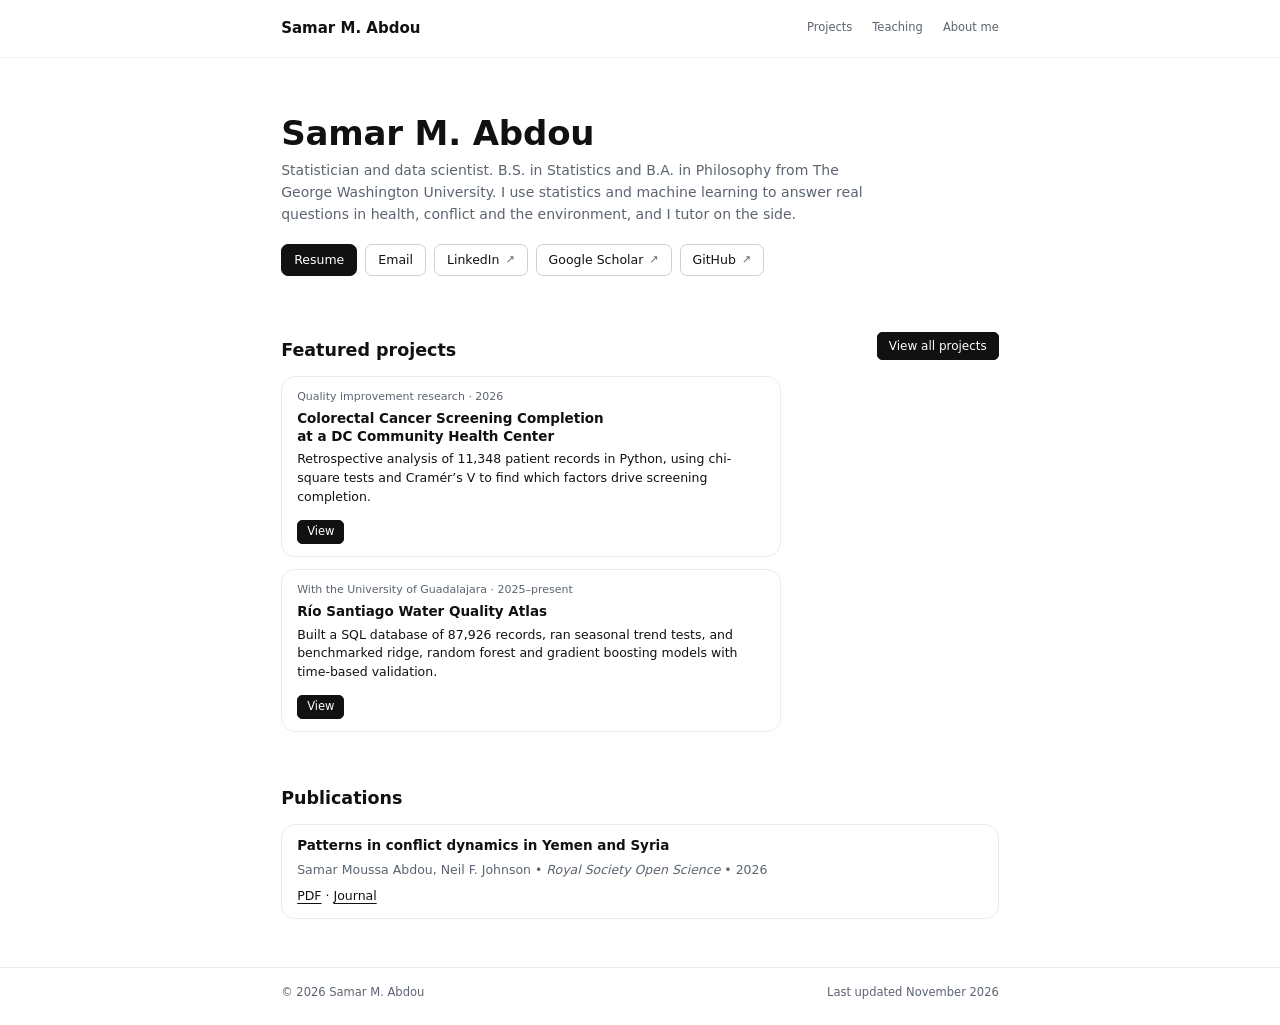
<file: index.html>
<!DOCTYPE html>
<html lang="en">
<head>
<meta charset="utf-8">
<meta name="viewport" content="width=device-width, initial-scale=1">
<title>Samar M. Abdou</title>
<meta name="description" content="Samar M. Abdou: statistician and data scientist (GWU, Statistics). Statistical modeling, machine learning, SQL and healthcare quality research.">
<link rel="canonical" href="https://samarm-web.github.io/SamarM/">
<meta property="og:type" content="website">
<meta property="og:title" content="Samar M. Abdou">
<meta property="og:description" content="Samar M. Abdou: statistician and data scientist (GWU, Statistics). Statistical modeling, machine learning, SQL and healthcare quality research.">
<meta property="og:url" content="https://samarm-web.github.io/SamarM/">
<meta name="twitter:card" content="summary">
<link rel="stylesheet" href="style.css">
<script type="application/ld+json">{"@context":"https://schema.org","@type":"Person","name":"Samar M. Abdou","jobTitle":"Statistician and Data Scientist","alumniOf":"The George Washington University","url":"https://samarm-web.github.io/SamarM/","sameAs":["https://www.linkedin.com/in/samar-m-abdou-592b403aa/","https://scholar.google.com/citations?user=Cqu7h-0AAAAJ&hl=en","https://github.com/SamarM-web"]}</script>
</head>
<body class="home">
<header class="top"><div class="wrap">
<a class="brand" href="index.html">Samar M. Abdou</a>
<nav class="nav" aria-label="Main"><a href="projects.html">Projects</a><a href="teaching.html">Teaching</a><a href="about.html">About me</a></nav>
</div></header>
<main class="wrap">

<section class="hero">
  <h1>Samar M. Abdou</h1>
  <p class="bio">Statistician and data scientist. B.S. in Statistics and B.A. in Philosophy from The George Washington University. I use statistics and machine learning to answer real questions in health, conflict and the environment, and I tutor on the side.</p>
  <div class="btns">
    <a class="btn dark" href="resume.html">Resume</a>
    <a class="btn" href="mailto:samarmoussa35@gmail.com">Email</a>
    <a class="btn" href="https://www.linkedin.com/in/samar-m-abdou-592b403aa/" target="_blank" rel="noopener">LinkedIn <span class="ar" aria-hidden="true">&#8599;</span></a>
    <a class="btn" href="https://scholar.google.com/citations?user=Cqu7h-0AAAAJ&hl=en" target="_blank" rel="noopener">Google Scholar <span class="ar" aria-hidden="true">&#8599;</span></a>
    <a class="btn" href="https://github.com/SamarM-web" target="_blank" rel="noopener">GitHub <span class="ar" aria-hidden="true">&#8599;</span></a>
  </div>
</section>

<section class="sec" id="featured">
  <div class="sec-head"><h2>Featured projects</h2><a class="btn sm dark" href="projects.html">View all projects</a></div>
  <div class="cards stack1">
    <article class="card">
      <span class="meta">Quality improvement research &middot; 2026</span>
      <h3>Colorectal Cancer Screening Completion at a DC Community Health Center</h3>
      <p>Retrospective analysis of 11,348 patient records in Python, using chi-square tests and Cram&eacute;r&rsquo;s V to find which factors drive screening completion.</p>
      <div class="btns"><a class="btn sm dark" href="project-crc-screening.html">View</a></div>
    </article>
    <article class="card">
      <span class="meta">With the University of Guadalajara &middot; 2025&ndash;present</span>
      <h3>R&iacute;o Santiago Water Quality Atlas</h3>
      <p>Built a SQL database of 87,926 records, ran seasonal trend tests, and benchmarked ridge, random forest and gradient boosting models with time-based validation.</p>
      <div class="btns"><a class="btn sm dark" href="project-rio-santiago.html">View</a></div>
    </article>
  </div>
</section>

<section class="sec" id="publications">
  <h2>Publications</h2>
  <article class="pub">
    <h3>Patterns in conflict dynamics in Yemen and Syria</h3>
    <p class="mute">Samar Moussa Abdou, Neil F. Johnson &bull; <i>Royal Society Open Science</i> &bull; 2026</p>
    <p class="links"><a href="Abdou_Johnson_2026_Conflict_Dynamics_Yemen_Syria.pdf" target="_blank" rel="noopener">PDF</a> &middot; <a href="https://royalsocietypublishing.org/rsos/article/13/11/260467/483990/Patterns-in-conflict-dynamics-in-Yemen-and" target="_blank" rel="noopener">Journal</a></p>
  </article>
</section>



</main>
<footer class="foot"><div class="wrap">
<span>&copy; 2026 Samar M. Abdou</span>
<span>Last updated November 2026</span>
</div></footer>

</body>
</html>
</file>
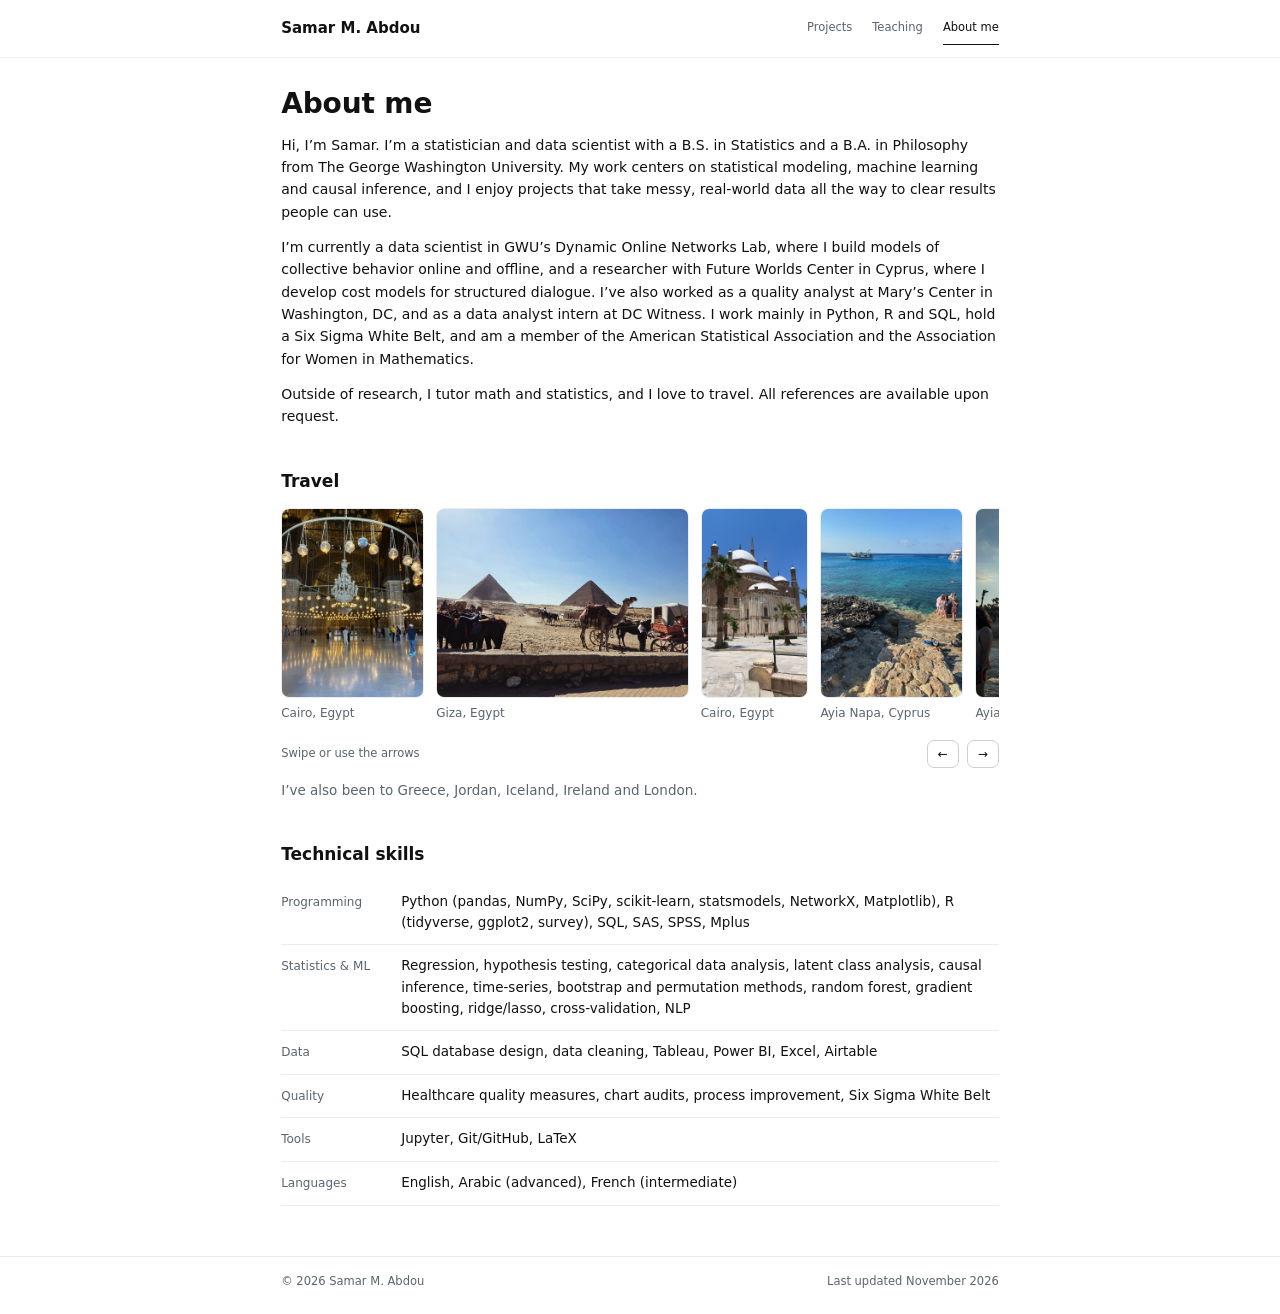
<file: about.html>
<!DOCTYPE html>
<html lang="en">
<head>
<meta charset="utf-8">
<meta name="viewport" content="width=device-width, initial-scale=1">
<title>About me | Samar M. Abdou</title>
<meta name="description" content="About Samar M. Abdou: statistics and philosophy at GWU, skills, and travel.">
<link rel="canonical" href="https://samarm-web.github.io/SamarM/about.html">
<meta property="og:type" content="website">
<meta property="og:title" content="About me | Samar M. Abdou">
<meta property="og:description" content="About Samar M. Abdou: statistics and philosophy at GWU, skills, and travel.">
<meta property="og:url" content="https://samarm-web.github.io/SamarM/about.html">
<meta name="twitter:card" content="summary">
<link rel="stylesheet" href="style.css">

</head>
<body class="">
<header class="top"><div class="wrap">
<a class="brand" href="index.html">Samar M. Abdou</a>
<nav class="nav" aria-label="Main"><a href="projects.html">Projects</a><a href="teaching.html">Teaching</a><a href="about.html" aria-current=page>About me</a></nav>
</div></header>
<main class="wrap">

<section class="sec">
  <h1 style="margin-bottom:14px">About me</h1>
  <p>Hi, I&rsquo;m Samar. I&rsquo;m a statistician and data scientist with a B.S. in Statistics and a B.A. in Philosophy from The George Washington University. My work centers on statistical modeling, machine learning and causal inference, and I enjoy projects that take messy, real-world data all the way to clear results people can use.</p>
  <p>I&rsquo;m currently a data scientist in GWU&rsquo;s Dynamic Online Networks Lab, where I build models of collective behavior online and offline, and a researcher with Future Worlds Center in Cyprus, where I develop cost models for structured dialogue. I&rsquo;ve also worked as a quality analyst at Mary&rsquo;s Center in Washington, DC, and as a data analyst intern at DC Witness. I work mainly in Python, R and SQL, hold a Six Sigma White Belt, and am a member of the American Statistical Association and the Association for Women in Mathematics.</p>
  <p>Outside of research, I tutor math and statistics, and I love to travel. All references are available upon request.</p>
</section>
<section class="sec">
  <h2>Travel</h2>
  <div class="carousel">
    <div class="strip" id="strip" tabindex="0" aria-label="Travel photos, scroll sideways"><figure><img src="travel-cairo-1.jpg" alt="Photo from Cairo, Egypt" loading="lazy"><figcaption>Cairo, Egypt</figcaption></figure><figure><img src="travel-giza.jpg" alt="Photo from Giza, Egypt" loading="lazy"><figcaption>Giza, Egypt</figcaption></figure><figure><img src="travel-cairo-2.jpg" alt="Photo from Cairo, Egypt" loading="lazy"><figcaption>Cairo, Egypt</figcaption></figure><figure><img src="travel-ayia-napa-1.jpg" alt="Photo from Ayia Napa, Cyprus" loading="lazy"><figcaption>Ayia Napa, Cyprus</figcaption></figure><figure><img src="travel-ayia-napa-2.jpg" alt="Photo from Ayia Napa, Cyprus" loading="lazy"><figcaption>Ayia Napa, Cyprus</figcaption></figure><figure><img src="travel-nantes.jpg" alt="Photo from Nantes, France" loading="lazy"><figcaption>Nantes, France</figcaption></figure><figure><img src="travel-nicosia.jpg" alt="Photo from Nicosia, Cyprus" loading="lazy"><figcaption>Nicosia, Cyprus</figcaption></figure><figure><img src="travel-prague-1.jpg" alt="Photo from Prague, Czech Republic" loading="lazy"><figcaption>Prague, Czech Republic</figcaption></figure><figure><img src="travel-prague-2.jpg" alt="Photo from Prague, Czech Republic" loading="lazy"><figcaption>Prague, Czech Republic</figcaption></figure></div>
    <div class="car-nav"><span class="meta">Swipe or use the arrows</span>
      <div class="btns"><button class="btn sm" id="prev" type="button" aria-label="Previous photo">&larr;</button><button class="btn sm" id="next" type="button" aria-label="Next photo">&rarr;</button></div></div>
  </div>
  <p class="also">I&rsquo;ve also been to Greece, Jordan, Iceland, Ireland and London.</p>
</section>
<section class="sec"><h2>Technical skills</h2><table class="skills"><tbody><tr><th scope=row>Programming</th><td>Python (pandas, NumPy, SciPy, scikit-learn, statsmodels, NetworkX, Matplotlib), R (tidyverse, ggplot2, survey), SQL, SAS, SPSS, Mplus</td></tr><tr><th scope=row>Statistics &amp; ML</th><td>Regression, hypothesis testing, categorical data analysis, latent class analysis, causal inference, time-series, bootstrap and permutation methods, random forest, gradient boosting, ridge/lasso, cross-validation, NLP</td></tr><tr><th scope=row>Data</th><td>SQL database design, data cleaning, Tableau, Power BI, Excel, Airtable</td></tr><tr><th scope=row>Quality</th><td>Healthcare quality measures, chart audits, process improvement, Six Sigma White Belt</td></tr><tr><th scope=row>Tools</th><td>Jupyter, Git/GitHub, LaTeX</td></tr><tr><th scope=row>Languages</th><td>English, Arabic (advanced), French (intermediate)</td></tr></tbody></table></section>


</main>
<footer class="foot"><div class="wrap">
<span>&copy; 2026 Samar M. Abdou</span>
<span>Last updated November 2026</span>
</div></footer>
<script>{
const s=document.getElementById('strip');
const step=d=>{const f=[...s.children];const x=s.scrollLeft;let t=d>0?f.find(e=>e.offsetLeft-s.offsetLeft>x+4):[...f].reverse().find(e=>e.offsetLeft-s.offsetLeft<x-4);if(t)s.scrollTo({left:t.offsetLeft-s.offsetLeft,behavior:'smooth'});};
document.getElementById('prev').addEventListener('click',()=>step(-1));
document.getElementById('next').addEventListener('click',()=>step(1));
s.addEventListener('keydown',e=>{if(e.key==='ArrowRight'){e.preventDefault();step(1)}if(e.key==='ArrowLeft'){e.preventDefault();step(-1)}});
}</script>
</body>
</html>
</file>
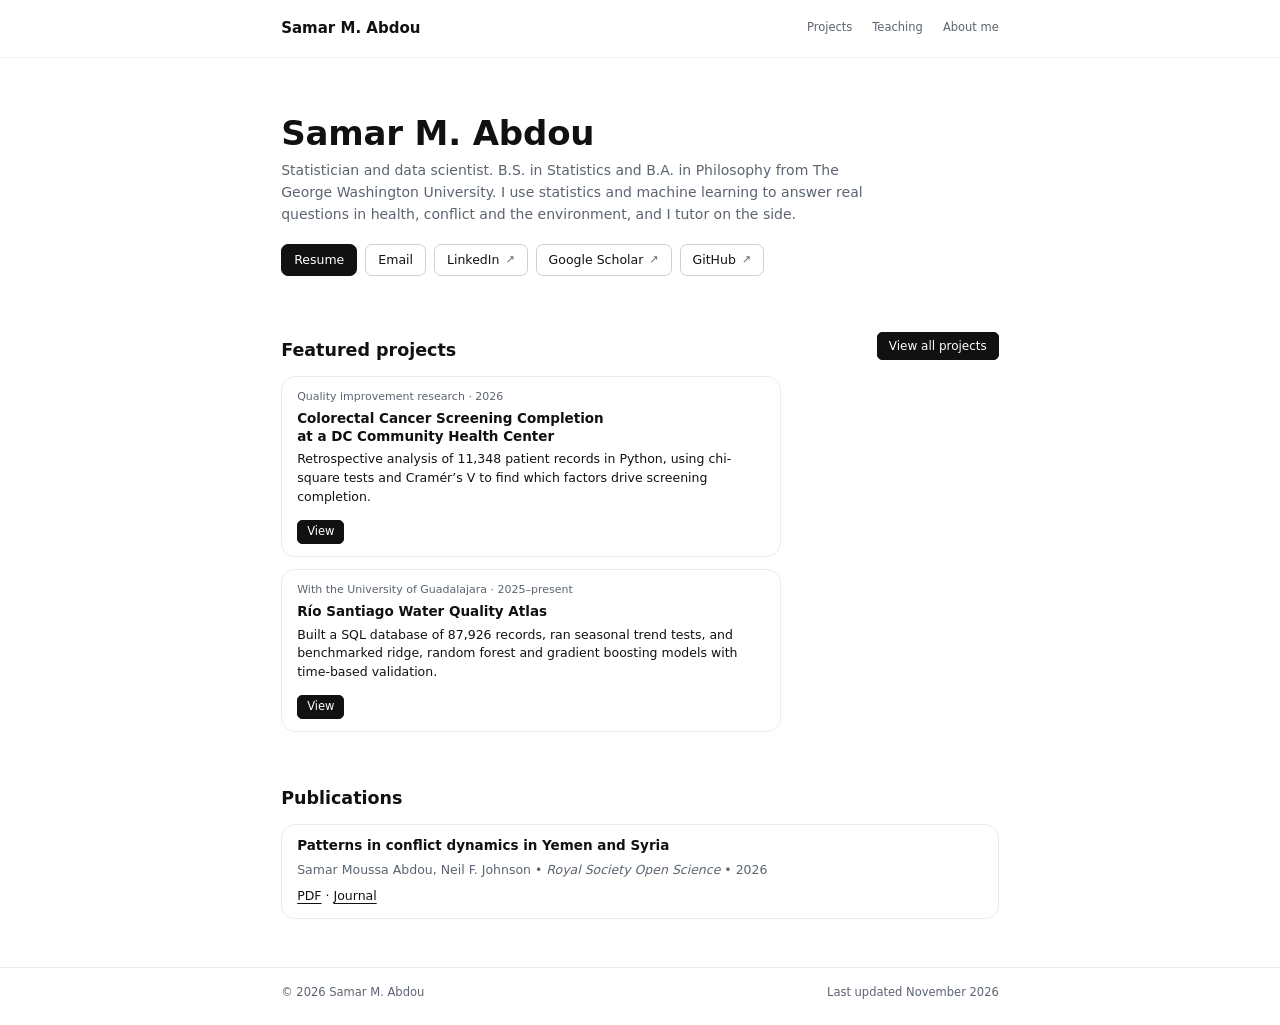
<file: index (1).html>
<!DOCTYPE html>
<html lang="en">
<head>
<meta charset="utf-8">
<meta name="viewport" content="width=device-width, initial-scale=1">
<title>Samar M. Abdou</title>
<meta name="description" content="Samar M. Abdou: statistician and data scientist (GWU, Statistics). Statistical modeling, machine learning, SQL and healthcare quality research.">
<link rel="canonical" href="https://samarm-web.github.io/SamarM/">
<meta property="og:type" content="website">
<meta property="og:title" content="Samar M. Abdou">
<meta property="og:description" content="Samar M. Abdou: statistician and data scientist (GWU, Statistics). Statistical modeling, machine learning, SQL and healthcare quality research.">
<meta property="og:url" content="https://samarm-web.github.io/SamarM/">
<meta name="twitter:card" content="summary">
<link rel="stylesheet" href="style.css">
<script type="application/ld+json">{"@context":"https://schema.org","@type":"Person","name":"Samar M. Abdou","jobTitle":"Statistician and Data Scientist","alumniOf":"The George Washington University","url":"https://samarm-web.github.io/SamarM/","sameAs":["https://www.linkedin.com/in/samar-m-abdou-592b403aa","https://scholar.google.com/citations?user=Cqu7h-0AAAAJ&hl=en","https://github.com/SamarM-web"]}</script>
</head>
<body class="home">
<header class="top"><div class="wrap">
<a class="brand" href="index.html">Samar M. Abdou</a>
<nav class="nav" aria-label="Main"><a href="projects.html">Projects</a><a href="teaching.html">Teaching</a><a href="about.html">About me</a></nav>
</div></header>
<main class="wrap">

<section class="hero">
  <h1>Samar M. Abdou</h1>
  <p class="bio">Statistician and data scientist. B.S. in Statistics and B.A. in Philosophy from The George Washington University. I use statistics and machine learning to answer real questions in health, conflict and the environment, and I tutor on the side.</p>
  <div class="btns">
    <a class="btn dark" href="resume.html">Resume</a>
    <a class="btn" href="mailto:samarmoussa35@gmail.com">Email</a>
    <a class="btn" href="https://www.linkedin.com/in/samar-m-abdou-592b403aa" target="_blank" rel="noopener">LinkedIn <span class="ar" aria-hidden="true">&#8599;</span></a>
    <a class="btn" href="https://scholar.google.com/citations?user=Cqu7h-0AAAAJ&hl=en" target="_blank" rel="noopener">Google Scholar <span class="ar" aria-hidden="true">&#8599;</span></a>
    <a class="btn" href="https://github.com/SamarM-web" target="_blank" rel="noopener">GitHub <span class="ar" aria-hidden="true">&#8599;</span></a>
  </div>
</section>

<section class="sec" id="featured">
  <div class="sec-head"><h2>Featured projects</h2><a class="btn sm dark" href="projects.html">View all projects</a></div>
  <div class="cards stack1">
    <article class="card">
      <span class="meta">Quality improvement research &middot; 2026</span>
      <h3>Colorectal Cancer Screening Completion at a DC Community Health Center</h3>
      <p>Retrospective analysis of 11,348 patient records in Python, using chi-square tests and Cram&eacute;r&rsquo;s V to find which factors drive screening completion.</p>
      <div class="btns"><a class="btn sm dark" href="project-crc-screening.html">View</a></div>
    </article>
    <article class="card">
      <span class="meta">With the University of Guadalajara &middot; 2025&ndash;present</span>
      <h3>R&iacute;o Santiago Water Quality Atlas</h3>
      <p>Built a SQL database of 87,926 records, ran seasonal trend tests, and benchmarked ridge, random forest and gradient boosting models with time-based validation.</p>
      <div class="btns"><a class="btn sm dark" href="project-rio-santiago.html">View</a></div>
    </article>
  </div>
</section>

<section class="sec" id="publications">
  <h2>Publications</h2>
  <article class="pub">
    <h3>Patterns in conflict dynamics in Yemen and Syria</h3>
    <p class="mute">Samar Moussa Abdou, Neil F. Johnson &bull; <i>Royal Society Open Science</i> &bull; 2026</p>
    <p class="links"><a href="Abdou_Johnson_2026_Conflict_Dynamics_Yemen_Syria.pdf" target="_blank" rel="noopener">PDF</a> &middot; <a href="https://royalsocietypublishing.org/rsos/article/13/11/260467/483990/Patterns-in-conflict-dynamics-in-Yemen-and" target="_blank" rel="noopener">Journal</a></p>
  </article>
</section>



</main>
<footer class="foot"><div class="wrap">
<span>&copy; 2026 Samar M. Abdou</span>
<span>Last updated November 2026</span>
</div></footer>

</body>
</html>
</file>
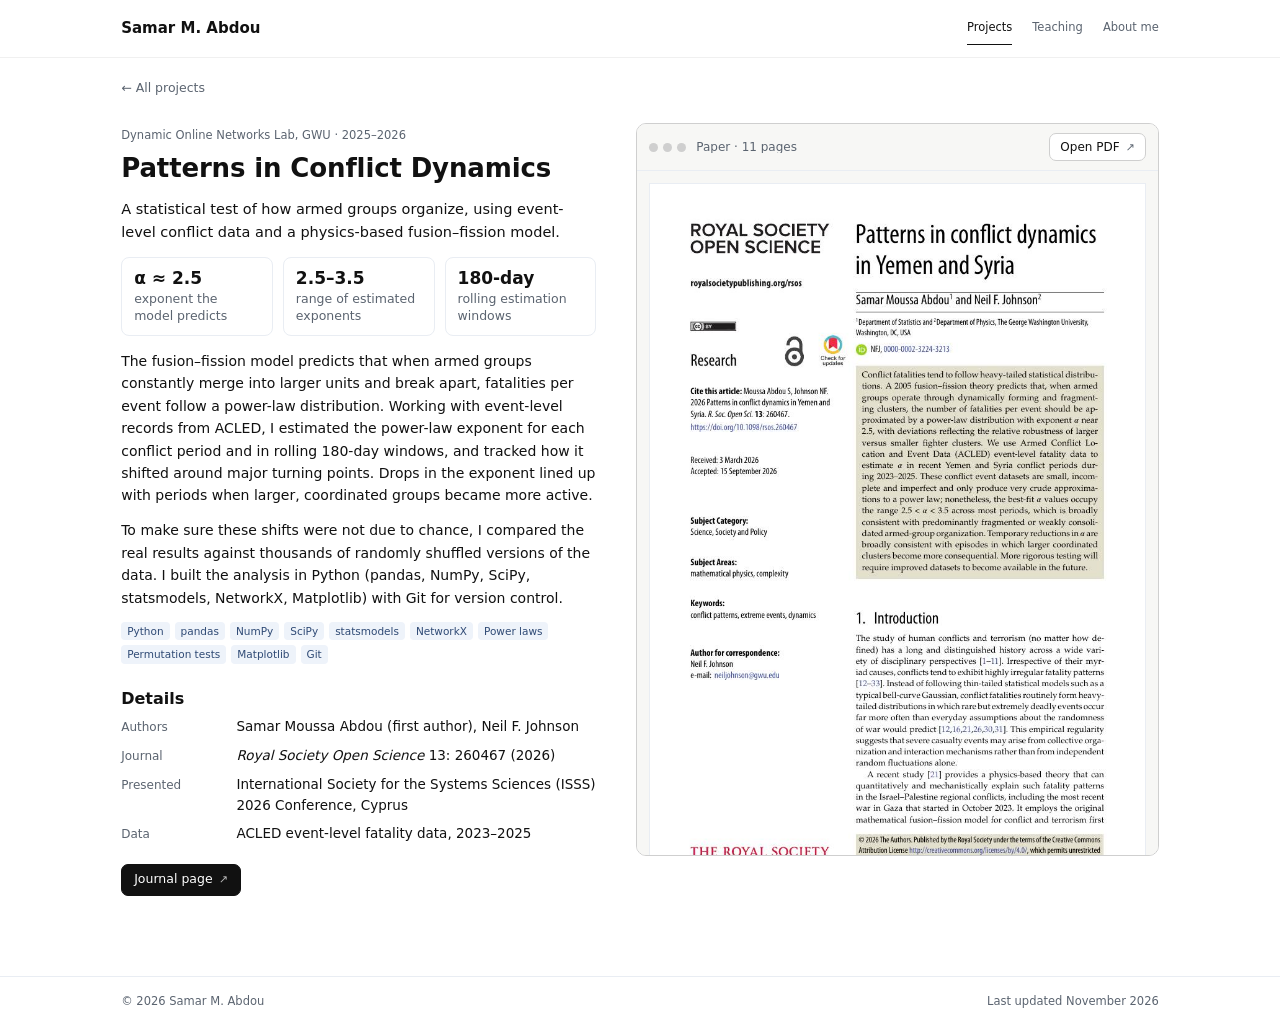
<file: project-conflict-dynamics.html>
<!DOCTYPE html>
<html lang="en">
<head>
<meta charset="utf-8">
<meta name="viewport" content="width=device-width, initial-scale=1">
<title>Patterns in Conflict Dynamics | Samar M. Abdou</title>
<meta name="description" content="Power-law analysis of conflict event data, published in Royal Society Open Science and presented at ISSS 2026.">
<link rel="canonical" href="https://samarm-web.github.io/SamarM/project-conflict-dynamics.html">
<meta property="og:type" content="website">
<meta property="og:title" content="Patterns in Conflict Dynamics | Samar M. Abdou">
<meta property="og:description" content="Power-law analysis of conflict event data, published in Royal Society Open Science and presented at ISSS 2026.">
<meta property="og:url" content="https://samarm-web.github.io/SamarM/project-conflict-dynamics.html">
<meta name="twitter:card" content="summary">
<link rel="stylesheet" href="style.css">

</head>
<body class="">
<header class="top"><div class="wrap wide">
<a class="brand" href="index.html">Samar M. Abdou</a>
<nav class="nav" aria-label="Main"><a href="projects.html" aria-current=page>Projects</a><a href="teaching.html">Teaching</a><a href="about.html">About me</a></nav>
</div></header>
<main class="wrap wide">

<p class="crumb"><a href="projects.html">&larr; All projects</a></p>
<div class="split">
  <div>
    <span class="meta">Dynamic Online Networks Lab, GWU &middot; 2025&ndash;2026</span>
    <h1 style="margin:8px 0 14px">Patterns in Conflict Dynamics</h1>
    <p class="lede">A statistical test of how armed groups organize, using event-level conflict data and a physics-based fusion&ndash;fission model.</p>
    <ul class="facts">
      <li><b>&alpha; &asymp; 2.5</b>exponent the model predicts</li>
      <li><b>2.5&ndash;3.5</b>range of estimated exponents</li>
      <li><b>180-day</b>rolling estimation windows</li>
    </ul>
    <p>The fusion&ndash;fission model predicts that when armed groups constantly merge into larger units and break apart, fatalities per event follow a power-law distribution. Working with event-level records from ACLED, I estimated the power-law exponent for each conflict period and in rolling 180-day windows, and tracked how it shifted around major turning points. Drops in the exponent lined up with periods when larger, coordinated groups became more active.</p>
    <p>To make sure these shifts were not due to chance, I compared the real results against thousands of randomly shuffled versions of the data. I built the analysis in Python (pandas, NumPy, SciPy, statsmodels, NetworkX, Matplotlib) with Git for version control.</p>
    <ul class="tags"><li>Python</li><li>pandas</li><li>NumPy</li><li>SciPy</li><li>statsmodels</li><li>NetworkX</li><li>Power laws</li><li>Permutation tests</li><li>Matplotlib</li><li>Git</li></ul>
    <h2>Details</h2>
    <dl class="details">
      <dt>Authors</dt><dd>Samar Moussa Abdou (first author), Neil F. Johnson</dd>
      <dt>Journal</dt><dd><i>Royal Society Open Science</i> 13: 260467 (2026)</dd>
      <dt>Presented</dt><dd>International Society for the Systems Sciences (ISSS) 2026 Conference, Cyprus</dd>
      <dt>Data</dt><dd>ACLED event-level fatality data, 2023&ndash;2025</dd>
    </dl>
    <div class="btns"><a class="btn dark" href="https://royalsocietypublishing.org/rsos/article/13/11/260467/483990/Patterns-in-conflict-dynamics-in-Yemen-and" target="_blank" rel="noopener">Journal page <span class="ar" aria-hidden="true">&#8599;</span></a></div>
  </div>
  <div class="win">
    <div class="bar"><span class="dots"><i></i><i></i><i></i></span><span class="t">Paper &middot; 11 pages</span><a class="btn sm" href="Abdou_Johnson_2026_Conflict_Dynamics_Yemen_Syria.pdf" target="_blank" rel="noopener">Open PDF <span class="ar" aria-hidden="true">&#8599;</span></a></div>
    <div class="pages" tabindex="0" aria-label="Paper pages"><img src="conflict-page-01.jpg" alt="Page 1 of the paper" loading="lazy" width="1250" height="1650"><img src="conflict-page-02.jpg" alt="Page 2 of the paper" loading="lazy" width="1250" height="1650"><img src="conflict-page-03.jpg" alt="Page 3 of the paper" loading="lazy" width="1250" height="1650"><img src="conflict-page-04.jpg" alt="Page 4 of the paper" loading="lazy" width="1250" height="1650"><img src="conflict-page-05.jpg" alt="Page 5 of the paper" loading="lazy" width="1250" height="1650"><img src="conflict-page-06.jpg" alt="Page 6 of the paper" loading="lazy" width="1250" height="1650"><img src="conflict-page-07.jpg" alt="Page 7 of the paper" loading="lazy" width="1250" height="1650"><img src="conflict-page-08.jpg" alt="Page 8 of the paper" loading="lazy" width="1250" height="1650"><img src="conflict-page-09.jpg" alt="Page 9 of the paper" loading="lazy" width="1250" height="1650"><img src="conflict-page-10.jpg" alt="Page 10 of the paper" loading="lazy" width="1250" height="1650"><img src="conflict-page-11.jpg" alt="Page 11 of the paper" loading="lazy" width="1250" height="1650"></div>
  </div>
</div>

</main>
<footer class="foot"><div class="wrap wide">
<span>&copy; 2026 Samar M. Abdou</span>
<span>Last updated November 2026</span>
</div></footer>

</body>
</html>
</file>
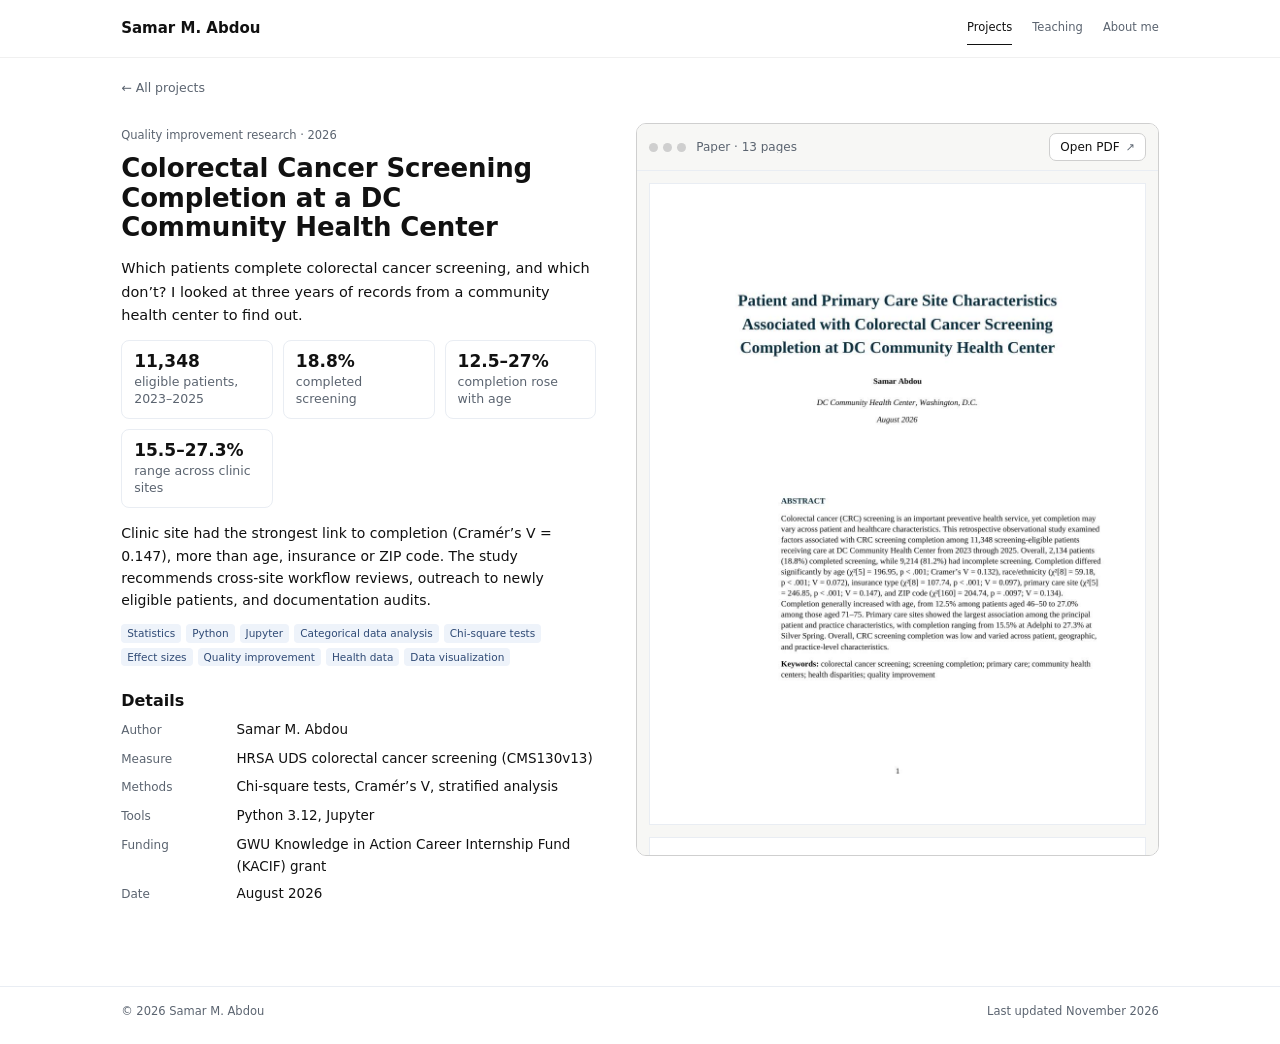
<file: project-crc-screening.html>
<!DOCTYPE html>
<html lang="en">
<head>
<meta charset="utf-8">
<meta name="viewport" content="width=device-width, initial-scale=1">
<title>Colorectal Cancer Screening Study | Samar M. Abdou</title>
<meta name="description" content="Study of colorectal cancer screening completion among 11,348 patients at a DC community health center.">
<link rel="canonical" href="https://samarm-web.github.io/SamarM/project-crc-screening.html">
<meta property="og:type" content="website">
<meta property="og:title" content="Colorectal Cancer Screening Study | Samar M. Abdou">
<meta property="og:description" content="Study of colorectal cancer screening completion among 11,348 patients at a DC community health center.">
<meta property="og:url" content="https://samarm-web.github.io/SamarM/project-crc-screening.html">
<meta name="twitter:card" content="summary">
<link rel="stylesheet" href="style.css">

</head>
<body class="">
<header class="top"><div class="wrap wide">
<a class="brand" href="index.html">Samar M. Abdou</a>
<nav class="nav" aria-label="Main"><a href="projects.html" aria-current=page>Projects</a><a href="teaching.html">Teaching</a><a href="about.html">About me</a></nav>
</div></header>
<main class="wrap wide">

<p class="crumb"><a href="projects.html">&larr; All projects</a></p>
<div class="split">
  <div>
    <span class="meta">Quality improvement research &middot; 2026</span>
    <h1 style="margin:8px 0 14px">Colorectal Cancer Screening Completion at a DC Community Health Center</h1>
    <p class="lede">Which patients complete colorectal cancer screening, and which don&rsquo;t? I looked at three years of records from a community health center to find out.</p>
    <ul class="facts">
      <li><b>11,348</b>eligible patients, 2023&ndash;2025</li>
      <li><b>18.8%</b>completed screening</li>
      <li><b>12.5&ndash;27%</b>completion rose with age</li>
      <li><b>15.5&ndash;27.3%</b>range across clinic sites</li>
    </ul>
    <p>Clinic site had the strongest link to completion (Cram&eacute;r&rsquo;s V = 0.147), more than age, insurance or ZIP code. The study recommends cross-site workflow reviews, outreach to newly eligible patients, and documentation audits.</p>
    <ul class="tags"><li>Statistics</li><li>Python</li><li>Jupyter</li><li>Categorical data analysis</li><li>Chi-square tests</li><li>Effect sizes</li><li>Quality improvement</li><li>Health data</li><li>Data visualization</li></ul>
    <h2>Details</h2>
    <dl class="details">
      <dt>Author</dt><dd>Samar M. Abdou</dd>
      <dt>Measure</dt><dd>HRSA UDS colorectal cancer screening (CMS130v13)</dd>
      <dt>Methods</dt><dd>Chi-square tests, Cram&eacute;r&rsquo;s V, stratified analysis</dd>
      <dt>Tools</dt><dd>Python 3.12, Jupyter</dd>
      <dt>Funding</dt><dd>GWU Knowledge in Action Career Internship Fund (KACIF) grant</dd>
      <dt>Date</dt><dd>August 2026</dd>
    </dl>
  </div>
  <div class="win">
    <div class="bar"><span class="dots"><i></i><i></i><i></i></span><span class="t">Paper &middot; 13 pages</span><a class="btn sm" href="Abdou_2026_CRC_Screening_DC_Health_Center.pdf" target="_blank" rel="noopener">Open PDF <span class="ar" aria-hidden="true">&#8599;</span></a></div>
    <div class="pages" tabindex="0" aria-label="Paper pages"><img src="crc-page-01.jpg" alt="Page 1 of the paper" loading="lazy" width="1020" height="1320"><img src="crc-page-02.jpg" alt="Page 2 of the paper" loading="lazy" width="1020" height="1320"><img src="crc-page-03.jpg" alt="Page 3 of the paper" loading="lazy" width="1020" height="1320"><img src="crc-page-04.jpg" alt="Page 4 of the paper" loading="lazy" width="1020" height="1320"><img src="crc-page-05.jpg" alt="Page 5 of the paper" loading="lazy" width="1020" height="1320"><img src="crc-page-06.jpg" alt="Page 6 of the paper" loading="lazy" width="1020" height="1320"><img src="crc-page-07.jpg" alt="Page 7 of the paper" loading="lazy" width="1020" height="1320"><img src="crc-page-08.jpg" alt="Page 8 of the paper" loading="lazy" width="1020" height="1320"><img src="crc-page-09.jpg" alt="Page 9 of the paper" loading="lazy" width="1020" height="1320"><img src="crc-page-10.jpg" alt="Page 10 of the paper" loading="lazy" width="1020" height="1320"><img src="crc-page-11.jpg" alt="Page 11 of the paper" loading="lazy" width="1020" height="1320"><img src="crc-page-12.jpg" alt="Page 12 of the paper" loading="lazy" width="1020" height="1320"><img src="crc-page-13.jpg" alt="Page 13 of the paper" loading="lazy" width="1020" height="1320"></div>
  </div>
</div>

</main>
<footer class="foot"><div class="wrap wide">
<span>&copy; 2026 Samar M. Abdou</span>
<span>Last updated November 2026</span>
</div></footer>

</body>
</html>
</file>
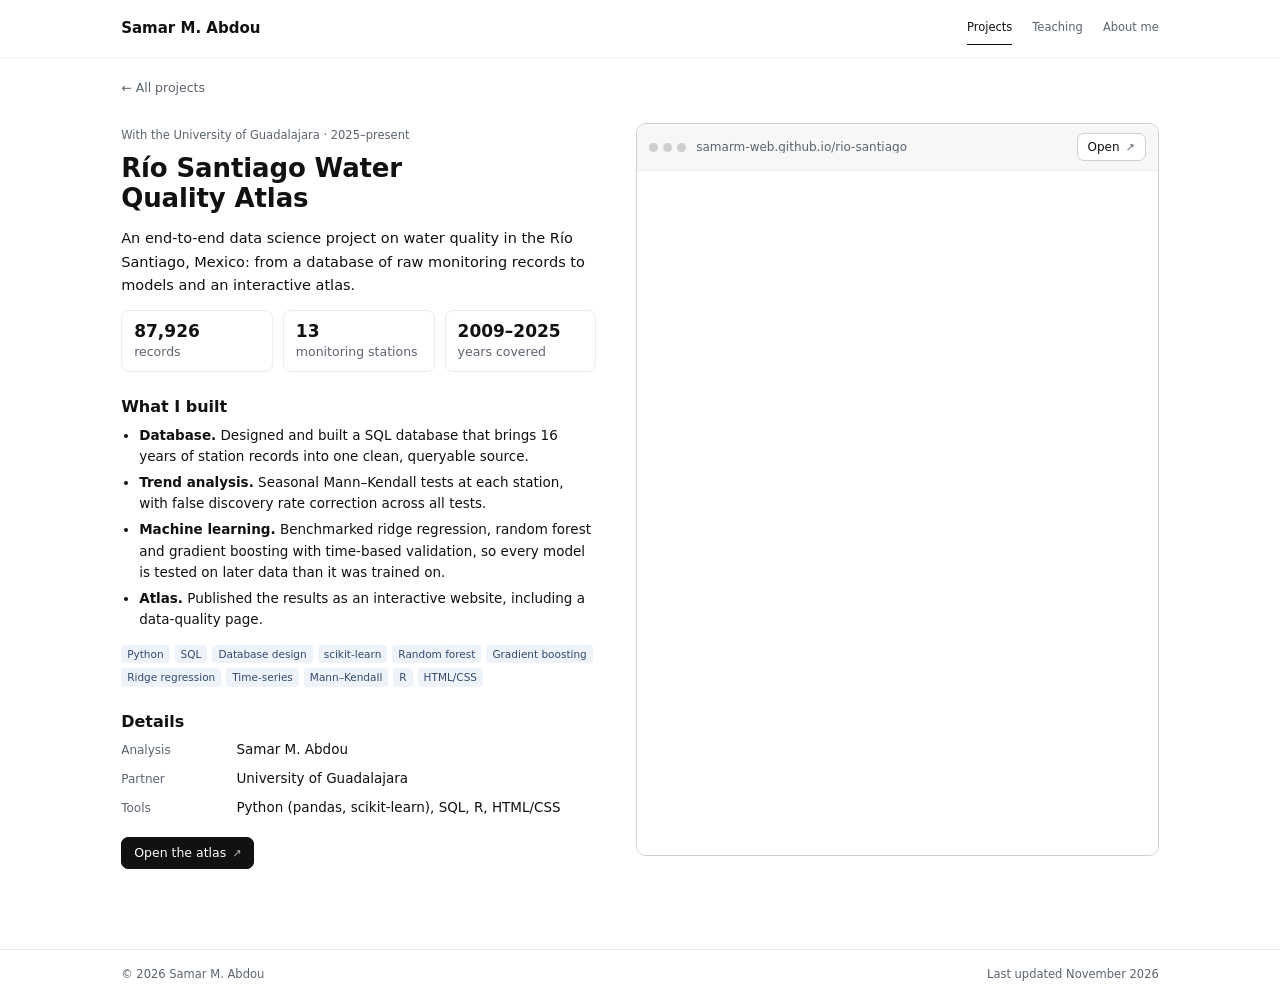
<file: project-rio-santiago.html>
<!DOCTYPE html>
<html lang="en">
<head>
<meta charset="utf-8">
<meta name="viewport" content="width=device-width, initial-scale=1">
<title>R&iacute;o Santiago Water Quality Atlas | Samar M. Abdou</title>
<meta name="description" content="SQL database, trend analysis and machine learning on 87,926 water-quality records from the Rio Santiago, Mexico.">
<link rel="canonical" href="https://samarm-web.github.io/SamarM/project-rio-santiago.html">
<meta property="og:type" content="website">
<meta property="og:title" content="R&iacute;o Santiago Water Quality Atlas | Samar M. Abdou">
<meta property="og:description" content="SQL database, trend analysis and machine learning on 87,926 water-quality records from the Rio Santiago, Mexico.">
<meta property="og:url" content="https://samarm-web.github.io/SamarM/project-rio-santiago.html">
<meta name="twitter:card" content="summary">
<link rel="stylesheet" href="style.css">

</head>
<body class="">
<header class="top"><div class="wrap wide">
<a class="brand" href="index.html">Samar M. Abdou</a>
<nav class="nav" aria-label="Main"><a href="projects.html" aria-current=page>Projects</a><a href="teaching.html">Teaching</a><a href="about.html">About me</a></nav>
</div></header>
<main class="wrap wide">

<p class="crumb"><a href="projects.html">&larr; All projects</a></p>
<div class="split">
  <div>
    <span class="meta">With the University of Guadalajara &middot; 2025&ndash;present</span>
    <h1 style="margin:8px 0 14px">R&iacute;o Santiago Water Quality Atlas</h1>
    <p class="lede">An end-to-end data science project on water quality in the R&iacute;o Santiago, Mexico: from a database of raw monitoring records to models and an interactive atlas.</p>
    <ul class="facts">
      <li><b>87,926</b>records</li>
      <li><b>13</b>monitoring stations</li>
      <li><b>2009&ndash;2025</b>years covered</li>
    </ul>
    <h2>What I built</h2>
    <ul class="plain">
      <li><b>Database.</b> Designed and built a SQL database that brings 16 years of station records into one clean, queryable source.</li>
      <li><b>Trend analysis.</b> Seasonal Mann&ndash;Kendall tests at each station, with false discovery rate correction across all tests.</li>
      <li><b>Machine learning.</b> Benchmarked ridge regression, random forest and gradient boosting with time-based validation, so every model is tested on later data than it was trained on.</li>
      <li><b>Atlas.</b> Published the results as an interactive website, including a data-quality page.</li>
    </ul>
    <ul class="tags"><li>Python</li><li>SQL</li><li>Database design</li><li>scikit-learn</li><li>Random forest</li><li>Gradient boosting</li><li>Ridge regression</li><li>Time-series</li><li>Mann&ndash;Kendall</li><li>R</li><li>HTML/CSS</li></ul>
    <h2>Details</h2>
    <dl class="details">
      <dt>Analysis</dt><dd>Samar M. Abdou</dd>
      <dt>Partner</dt><dd>University of Guadalajara</dd>
      <dt>Tools</dt><dd>Python (pandas, scikit-learn), SQL, R, HTML/CSS</dd>
    </dl>
    <div class="btns"><a class="btn dark" href="https://samarm-web.github.io/rio-santiago/index.html" target="_blank" rel="noopener">Open the atlas <span class="ar" aria-hidden="true">&#8599;</span></a></div>
  </div>
  <div class="win">
    <div class="bar"><span class="dots"><i></i><i></i><i></i></span><span class="t">samarm-web.github.io/rio-santiago</span><a class="btn sm" href="https://samarm-web.github.io/rio-santiago/index.html" target="_blank" rel="noopener">Open <span class="ar" aria-hidden="true">&#8599;</span></a></div>
    <iframe class="site-frame" src="https://samarm-web.github.io/rio-santiago/index.html" title="R&iacute;o Santiago Water Quality Atlas" loading="lazy"></iframe>
  </div>
</div>

</main>
<footer class="foot"><div class="wrap wide">
<span>&copy; 2026 Samar M. Abdou</span>
<span>Last updated November 2026</span>
</div></footer>

</body>
</html>
</file>
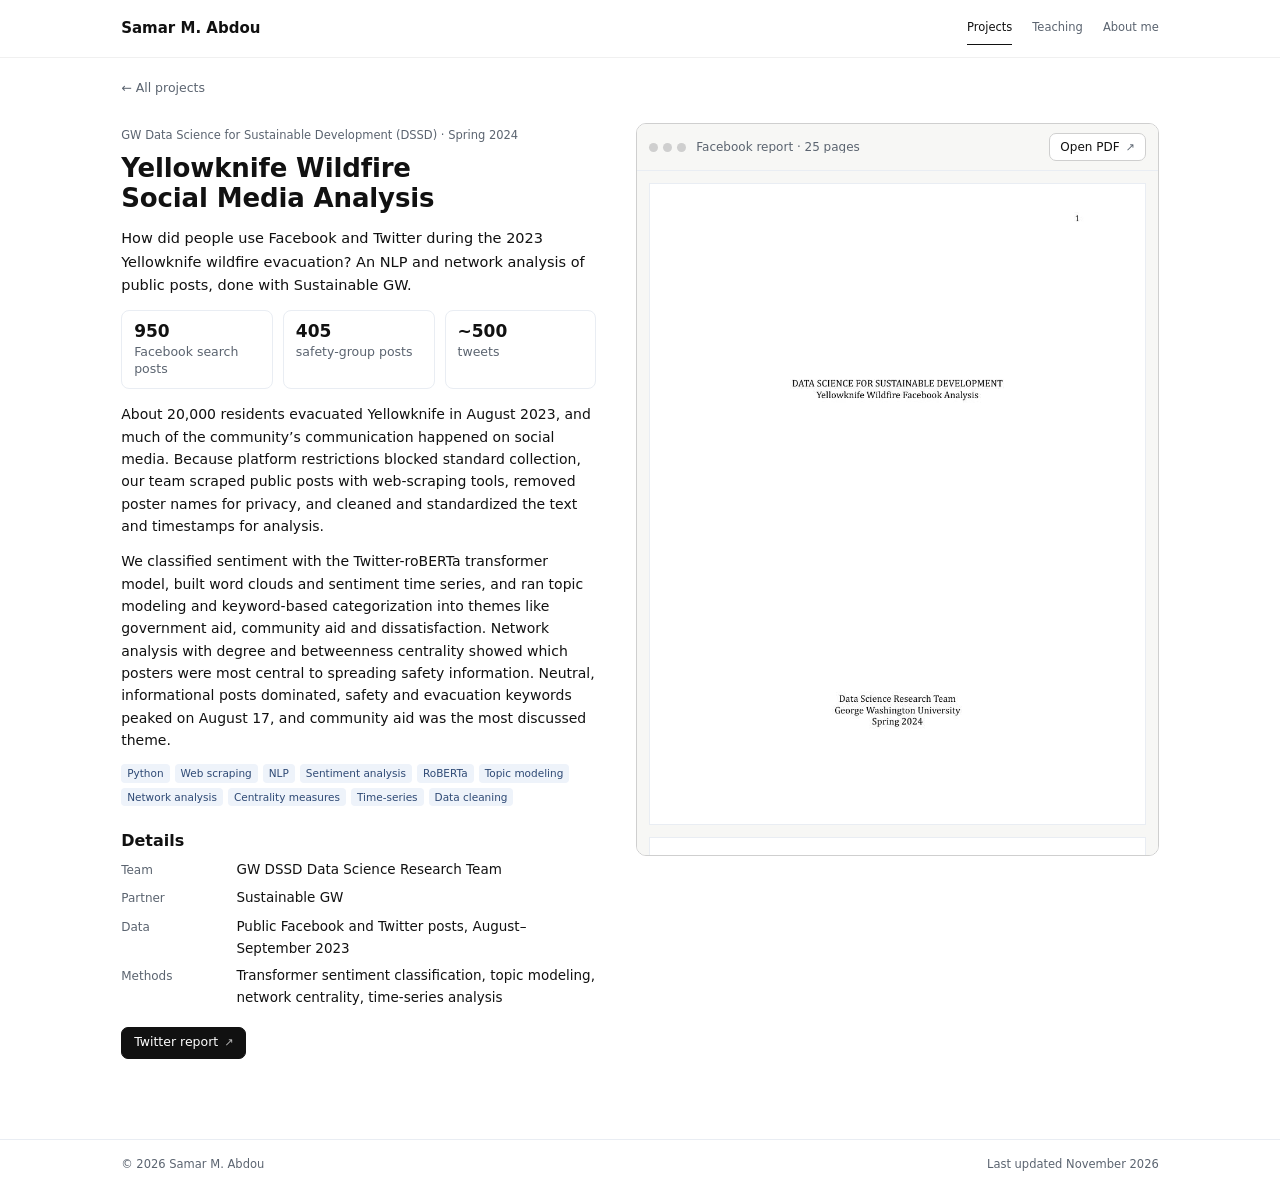
<file: project-yellowknife.html>
<!DOCTYPE html>
<html lang="en">
<head>
<meta charset="utf-8">
<meta name="viewport" content="width=device-width, initial-scale=1">
<title>Yellowknife Wildfire Social Media Analysis | Samar M. Abdou</title>
<meta name="description" content="NLP sentiment, topic modeling and network analysis of social media during the 2023 Yellowknife wildfire evacuation.">
<link rel="canonical" href="https://samarm-web.github.io/SamarM/project-yellowknife.html">
<meta property="og:type" content="website">
<meta property="og:title" content="Yellowknife Wildfire Social Media Analysis | Samar M. Abdou">
<meta property="og:description" content="NLP sentiment, topic modeling and network analysis of social media during the 2023 Yellowknife wildfire evacuation.">
<meta property="og:url" content="https://samarm-web.github.io/SamarM/project-yellowknife.html">
<meta name="twitter:card" content="summary">
<link rel="stylesheet" href="style.css">

</head>
<body class="">
<header class="top"><div class="wrap wide">
<a class="brand" href="index.html">Samar M. Abdou</a>
<nav class="nav" aria-label="Main"><a href="projects.html" aria-current=page>Projects</a><a href="teaching.html">Teaching</a><a href="about.html">About me</a></nav>
</div></header>
<main class="wrap wide">

<p class="crumb"><a href="projects.html">&larr; All projects</a></p>
<div class="split">
  <div>
    <span class="meta">GW Data Science for Sustainable Development (DSSD) &middot; Spring 2024</span>
    <h1 style="margin:8px 0 14px">Yellowknife Wildfire Social Media Analysis</h1>
    <p class="lede">How did people use Facebook and Twitter during the 2023 Yellowknife wildfire evacuation? An NLP and network analysis of public posts, done with Sustainable GW.</p>
    <ul class="facts">
      <li><b>950</b>Facebook search posts</li>
      <li><b>405</b>safety-group posts</li>
      <li><b>~500</b>tweets</li>
    </ul>
    <p>About 20,000 residents evacuated Yellowknife in August 2023, and much of the community&rsquo;s communication happened on social media. Because platform restrictions blocked standard collection, our team scraped public posts with web-scraping tools, removed poster names for privacy, and cleaned and standardized the text and timestamps for analysis.</p>
    <p>We classified sentiment with the Twitter-roBERTa transformer model, built word clouds and sentiment time series, and ran topic modeling and keyword-based categorization into themes like government aid, community aid and dissatisfaction. Network analysis with degree and betweenness centrality showed which posters were most central to spreading safety information. Neutral, informational posts dominated, safety and evacuation keywords peaked on August 17, and community aid was the most discussed theme.</p>
    <ul class="tags"><li>Python</li><li>Web scraping</li><li>NLP</li><li>Sentiment analysis</li><li>RoBERTa</li><li>Topic modeling</li><li>Network analysis</li><li>Centrality measures</li><li>Time-series</li><li>Data cleaning</li></ul>
    <h2>Details</h2>
    <dl class="details">
      <dt>Team</dt><dd>GW DSSD Data Science Research Team</dd>
      <dt>Partner</dt><dd>Sustainable GW</dd>
      <dt>Data</dt><dd>Public Facebook and Twitter posts, August&ndash;September 2023</dd>
      <dt>Methods</dt><dd>Transformer sentiment classification, topic modeling, network centrality, time-series analysis</dd>
    </dl>
    <div class="btns"><a class="btn dark" href="DSSD_Yellowknife_Wildfire_Twitter_Report.pdf" target="_blank" rel="noopener">Twitter report <span class="ar" aria-hidden="true">&#8599;</span></a></div>
  </div>
  <div class="win">
    <div class="bar"><span class="dots"><i></i><i></i><i></i></span><span class="t">Facebook report &middot; 25 pages</span><a class="btn sm" href="DSSD_Yellowknife_Wildfire_Facebook_Report.pdf" target="_blank" rel="noopener">Open PDF <span class="ar" aria-hidden="true">&#8599;</span></a></div>
    <div class="pages" tabindex="0" aria-label="Report pages"><img src="yk-page-01.jpg" alt="Page 1 of the report" loading="lazy" width="850" height="1100"><img src="yk-page-02.jpg" alt="Page 2 of the report" loading="lazy" width="850" height="1100"><img src="yk-page-03.jpg" alt="Page 3 of the report" loading="lazy" width="850" height="1100"><img src="yk-page-04.jpg" alt="Page 4 of the report" loading="lazy" width="850" height="1100"><img src="yk-page-05.jpg" alt="Page 5 of the report" loading="lazy" width="850" height="1100"><img src="yk-page-06.jpg" alt="Page 6 of the report" loading="lazy" width="850" height="1100"><img src="yk-page-07.jpg" alt="Page 7 of the report" loading="lazy" width="850" height="1100"><img src="yk-page-08.jpg" alt="Page 8 of the report" loading="lazy" width="850" height="1100"><img src="yk-page-09.jpg" alt="Page 9 of the report" loading="lazy" width="850" height="1100"><img src="yk-page-10.jpg" alt="Page 10 of the report" loading="lazy" width="850" height="1100"><img src="yk-page-11.jpg" alt="Page 11 of the report" loading="lazy" width="850" height="1100"><img src="yk-page-12.jpg" alt="Page 12 of the report" loading="lazy" width="850" height="1100"><img src="yk-page-13.jpg" alt="Page 13 of the report" loading="lazy" width="850" height="1100"><img src="yk-page-14.jpg" alt="Page 14 of the report" loading="lazy" width="850" height="1100"><img src="yk-page-15.jpg" alt="Page 15 of the report" loading="lazy" width="850" height="1100"><img src="yk-page-16.jpg" alt="Page 16 of the report" loading="lazy" width="850" height="1100"><img src="yk-page-17.jpg" alt="Page 17 of the report" loading="lazy" width="850" height="1100"><img src="yk-page-18.jpg" alt="Page 18 of the report" loading="lazy" width="850" height="1100"><img src="yk-page-19.jpg" alt="Page 19 of the report" loading="lazy" width="850" height="1100"><img src="yk-page-20.jpg" alt="Page 20 of the report" loading="lazy" width="850" height="1100"><img src="yk-page-21.jpg" alt="Page 21 of the report" loading="lazy" width="850" height="1100"><img src="yk-page-22.jpg" alt="Page 22 of the report" loading="lazy" width="850" height="1100"><img src="yk-page-23.jpg" alt="Page 23 of the report" loading="lazy" width="850" height="1100"><img src="yk-page-24.jpg" alt="Page 24 of the report" loading="lazy" width="850" height="1100"><img src="yk-page-25.jpg" alt="Page 25 of the report" loading="lazy" width="850" height="1100"></div>
  </div>
</div>

</main>
<footer class="foot"><div class="wrap wide">
<span>&copy; 2026 Samar M. Abdou</span>
<span>Last updated November 2026</span>
</div></footer>

</body>
</html>
</file>
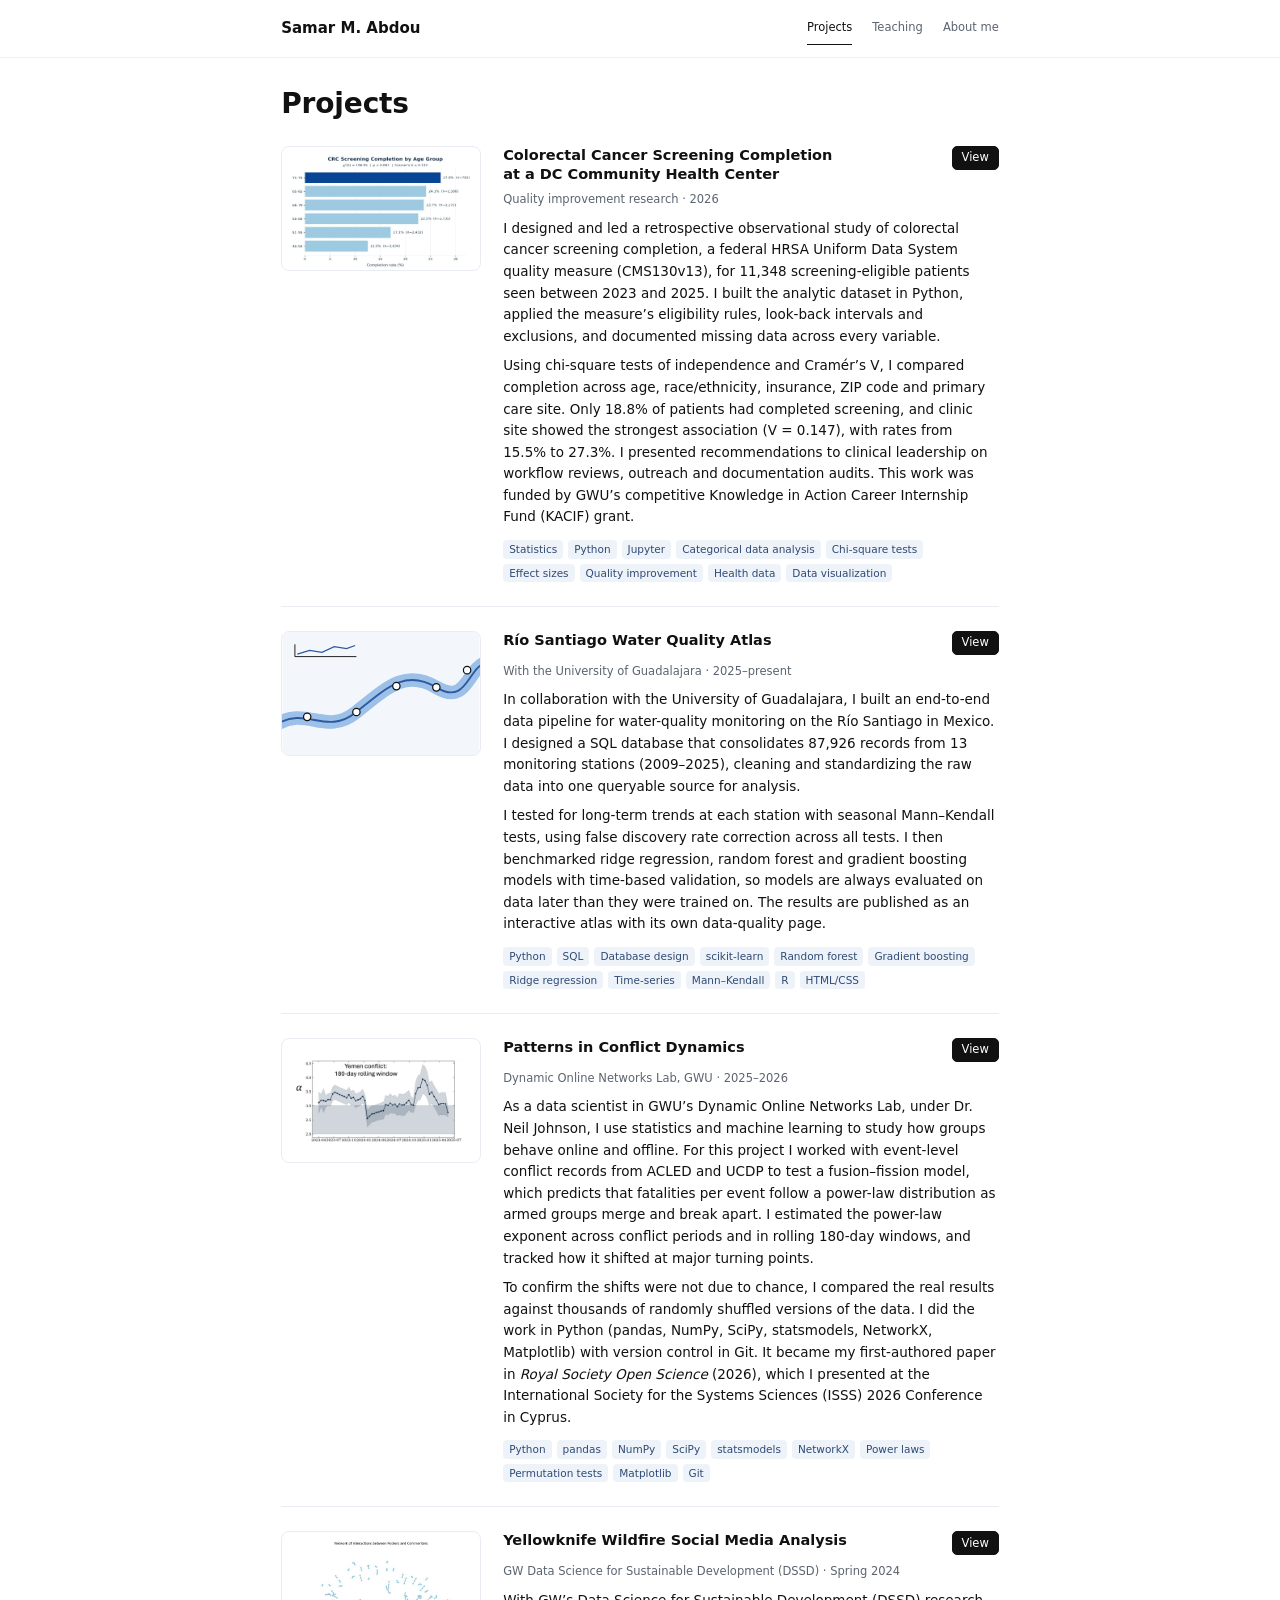
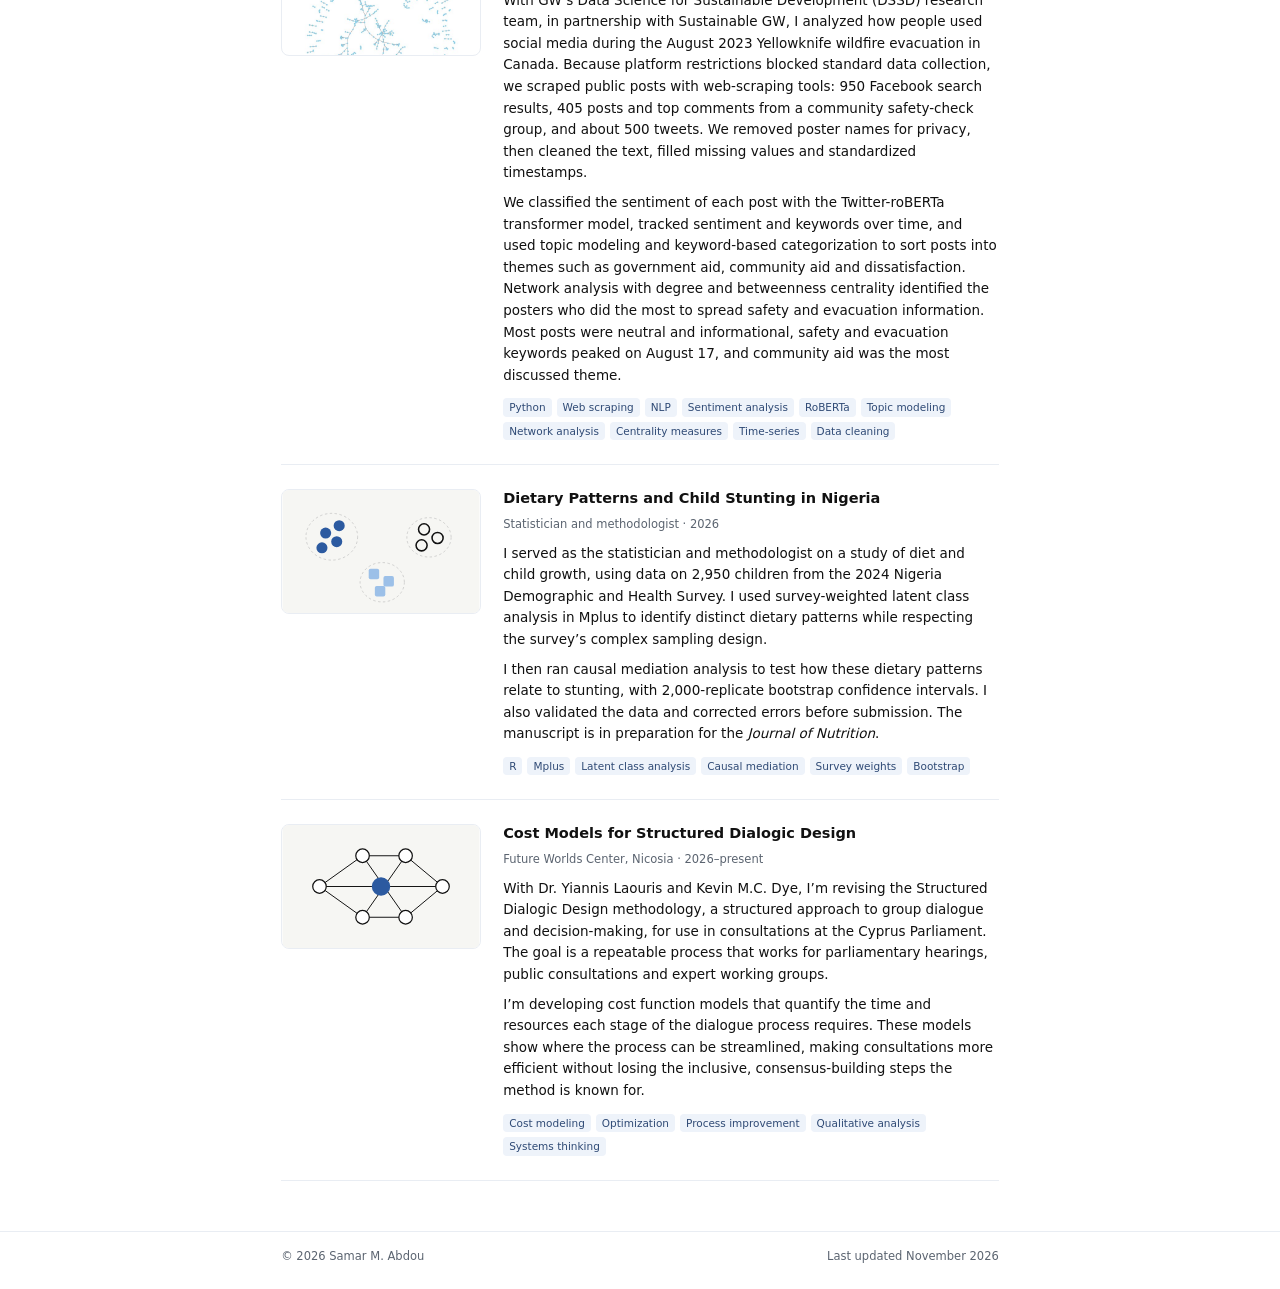
<file: projects.html>
<!DOCTYPE html>
<html lang="en">
<head>
<meta charset="utf-8">
<meta name="viewport" content="width=device-width, initial-scale=1">
<title>Projects | Samar M. Abdou</title>
<meta name="description" content="Projects by Samar M. Abdou in statistics, machine learning, SQL and quality research.">
<link rel="canonical" href="https://samarm-web.github.io/SamarM/projects.html">
<meta property="og:type" content="website">
<meta property="og:title" content="Projects | Samar M. Abdou">
<meta property="og:description" content="Projects by Samar M. Abdou in statistics, machine learning, SQL and quality research.">
<meta property="og:url" content="https://samarm-web.github.io/SamarM/projects.html">
<meta name="twitter:card" content="summary">
<link rel="stylesheet" href="style.css">

</head>
<body class="">
<header class="top"><div class="wrap">
<a class="brand" href="index.html">Samar M. Abdou</a>
<nav class="nav" aria-label="Main"><a href="projects.html" aria-current=page>Projects</a><a href="teaching.html">Teaching</a><a href="about.html">About me</a></nav>
</div></header>
<main class="wrap">
<section class="sec"><h1 style="margin-bottom:22px">Projects</h1><ul class="plist"><li class="proj">
  <div class="pimg"><img src="proj-crc.jpg" alt="Bar chart of screening completion by age group" loading="lazy"></div>
  <div>
    <div class="proj-head"><h3>Colorectal Cancer Screening Completion at a DC Community Health Center</h3><a class="btn sm dark" href="project-crc-screening.html">View</a></div>
    <span class="meta">Quality improvement research &middot; 2026</span>
    <p>I designed and led a retrospective observational study of colorectal cancer screening completion, a federal HRSA Uniform Data System quality measure (CMS130v13), for 11,348 screening-eligible patients seen between 2023 and 2025. I built the analytic dataset in Python, applied the measure&rsquo;s eligibility rules, look-back intervals and exclusions, and documented missing data across every variable.</p><p>Using chi-square tests of independence and Cram&eacute;r&rsquo;s V, I compared completion across age, race/ethnicity, insurance, ZIP code and primary care site. Only 18.8% of patients had completed screening, and clinic site showed the strongest association (V = 0.147), with rates from 15.5% to 27.3%. I presented recommendations to clinical leadership on workflow reviews, outreach and documentation audits. This work was funded by GWU&rsquo;s competitive Knowledge in Action Career Internship Fund (KACIF) grant.</p>
    <ul class="tags"><li>Statistics</li><li>Python</li><li>Jupyter</li><li>Categorical data analysis</li><li>Chi-square tests</li><li>Effect sizes</li><li>Quality improvement</li><li>Health data</li><li>Data visualization</li></ul>
  </div>
</li><li class="proj">
  <div class="pimg"><svg viewBox="0 0 320 200" aria-hidden="true"><rect width="320" height="200" fill="#f3f7fc"/>
<path d="M-10 150 C40 120 70 170 120 130 S200 60 250 90 S300 60 330 50" fill="none" stroke="#9cc0e8" stroke-width="22" stroke-linecap="round"/>
<path d="M-10 150 C40 120 70 170 120 130 S200 60 250 90 S300 60 330 50" fill="none" stroke="#2c5aa0" stroke-width="3"/>
<g fill="#fff" stroke="#111" stroke-width="2"><circle cx="40" cy="138" r="6"/><circle cx="120" cy="130" r="6"/><circle cx="185" cy="88" r="6"/><circle cx="250" cy="90" r="6"/><circle cx="300" cy="62" r="6"/></g>
<g stroke="#111" stroke-width="1.5" fill="none"><path d="M20 40 H120 M20 40 V20" /><path d="M24 36 L44 30 L64 33 L84 24 L104 27 L118 22" stroke="#2c5aa0" stroke-width="2"/></g></svg></div>
  <div>
    <div class="proj-head"><h3>R&iacute;o Santiago Water Quality Atlas</h3><a class="btn sm dark" href="project-rio-santiago.html">View</a></div>
    <span class="meta">With the University of Guadalajara &middot; 2025&ndash;present</span>
    <p>In collaboration with the University of Guadalajara, I built an end-to-end data pipeline for water-quality monitoring on the R&iacute;o Santiago in Mexico. I designed a SQL database that consolidates 87,926 records from 13 monitoring stations (2009&ndash;2025), cleaning and standardizing the raw data into one queryable source for analysis.</p><p>I tested for long-term trends at each station with seasonal Mann&ndash;Kendall tests, using false discovery rate correction across all tests. I then benchmarked ridge regression, random forest and gradient boosting models with time-based validation, so models are always evaluated on data later than they were trained on. The results are published as an interactive atlas with its own data-quality page.</p>
    <ul class="tags"><li>Python</li><li>SQL</li><li>Database design</li><li>scikit-learn</li><li>Random forest</li><li>Gradient boosting</li><li>Ridge regression</li><li>Time-series</li><li>Mann&ndash;Kendall</li><li>R</li><li>HTML/CSS</li></ul>
  </div>
</li><li class="proj">
  <div class="pimg"><img src="proj-yemen.jpg" alt="Chart of the estimated power-law exponent over time" loading="lazy"></div>
  <div>
    <div class="proj-head"><h3>Patterns in Conflict Dynamics</h3><a class="btn sm dark" href="project-conflict-dynamics.html">View</a></div>
    <span class="meta">Dynamic Online Networks Lab, GWU &middot; 2025&ndash;2026</span>
    <p>As a data scientist in GWU&rsquo;s Dynamic Online Networks Lab, under Dr. Neil Johnson, I use statistics and machine learning to study how groups behave online and offline. For this project I worked with event-level conflict records from ACLED and UCDP to test a fusion&ndash;fission model, which predicts that fatalities per event follow a power-law distribution as armed groups merge and break apart. I estimated the power-law exponent across conflict periods and in rolling 180-day windows, and tracked how it shifted at major turning points.</p><p>To confirm the shifts were not due to chance, I compared the real results against thousands of randomly shuffled versions of the data. I did the work in Python (pandas, NumPy, SciPy, statsmodels, NetworkX, Matplotlib) with version control in Git. It became my first-authored paper in <i>Royal Society Open Science</i> (2026), which I presented at the International Society for the Systems Sciences (ISSS) 2026 Conference in Cyprus.</p>
    <ul class="tags"><li>Python</li><li>pandas</li><li>NumPy</li><li>SciPy</li><li>statsmodels</li><li>NetworkX</li><li>Power laws</li><li>Permutation tests</li><li>Matplotlib</li><li>Git</li></ul>
  </div>
</li><li class="proj">
  <div class="pimg"><img src="proj-yellowknife.jpg" alt="Network graph of interactions between posters and commenters" loading="lazy"></div>
  <div>
    <div class="proj-head"><h3>Yellowknife Wildfire Social Media Analysis</h3><a class="btn sm dark" href="project-yellowknife.html">View</a></div>
    <span class="meta">GW Data Science for Sustainable Development (DSSD) &middot; Spring 2024</span>
    <p>With GW&rsquo;s Data Science for Sustainable Development (DSSD) research team, in partnership with Sustainable GW, I analyzed how people used social media during the August 2023 Yellowknife wildfire evacuation in Canada. Because platform restrictions blocked standard data collection, we scraped public posts with web-scraping tools: 950 Facebook search results, 405 posts and top comments from a community safety-check group, and about 500 tweets. We removed poster names for privacy, then cleaned the text, filled missing values and standardized timestamps.</p><p>We classified the sentiment of each post with the Twitter-roBERTa transformer model, tracked sentiment and keywords over time, and used topic modeling and keyword-based categorization to sort posts into themes such as government aid, community aid and dissatisfaction. Network analysis with degree and betweenness centrality identified the posters who did the most to spread safety and evacuation information. Most posts were neutral and informational, safety and evacuation keywords peaked on August 17, and community aid was the most discussed theme.</p>
    <ul class="tags"><li>Python</li><li>Web scraping</li><li>NLP</li><li>Sentiment analysis</li><li>RoBERTa</li><li>Topic modeling</li><li>Network analysis</li><li>Centrality measures</li><li>Time-series</li><li>Data cleaning</li></ul>
  </div>
</li><li class="proj">
  <div class="pimg"><svg viewBox="0 0 320 200" aria-hidden="true"><rect width="320" height="200" fill="#f6f6f3"/>
<g fill="#2c5aa0"><circle cx="70" cy="70" r="9"/><circle cx="92" cy="58" r="9"/><circle cx="88" cy="84" r="9"/><circle cx="64" cy="94" r="9"/></g>
<g fill="none" stroke="#111" stroke-width="2.5"><circle cx="230" cy="64" r="9"/><circle cx="252" cy="78" r="9"/><circle cx="226" cy="90" r="9"/></g>
<g fill="#9cc0e8"><rect x="140" y="128" width="17" height="17" rx="3"/><rect x="164" y="140" width="17" height="17" rx="3"/><rect x="150" y="156" width="17" height="17" rx="3"/></g>
<g stroke="#bbb" stroke-dasharray="4 4" fill="none"><ellipse cx="80" cy="76" rx="42" ry="38"/><ellipse cx="238" cy="77" rx="36" ry="32"/><ellipse cx="162" cy="150" rx="36" ry="32"/></g></svg></div>
  <div>
    <div class="proj-head"><h3>Dietary Patterns and Child Stunting in Nigeria</h3></div>
    <span class="meta">Statistician and methodologist &middot; 2026</span>
    <p>I served as the statistician and methodologist on a study of diet and child growth, using data on 2,950 children from the 2024 Nigeria Demographic and Health Survey. I used survey-weighted latent class analysis in Mplus to identify distinct dietary patterns while respecting the survey&rsquo;s complex sampling design.</p><p>I then ran causal mediation analysis to test how these dietary patterns relate to stunting, with 2,000-replicate bootstrap confidence intervals. I also validated the data and corrected errors before submission. The manuscript is in preparation for the <i>Journal of Nutrition</i>.</p>
    <ul class="tags"><li>R</li><li>Mplus</li><li>Latent class analysis</li><li>Causal mediation</li><li>Survey weights</li><li>Bootstrap</li></ul>
  </div>
</li><li class="proj">
  <div class="pimg"><svg viewBox="0 0 320 200" aria-hidden="true"><rect width="320" height="200" fill="#f6f6f3"/>
<g stroke="#111" stroke-width="1.6" fill="none"><path d="M60 100 L130 50 L200 50 L260 100 L200 150 L130 150 Z"/><path d="M60 100 H260 M130 50 L200 150 M200 50 L130 150"/></g>
<g fill="#fff" stroke="#111" stroke-width="2"><circle cx="60" cy="100" r="11"/><circle cx="130" cy="50" r="11"/><circle cx="200" cy="50" r="11"/><circle cx="260" cy="100" r="11"/><circle cx="200" cy="150" r="11"/><circle cx="130" cy="150" r="11"/></g>
<circle cx="160" cy="100" r="15" fill="#2c5aa0"/></svg></div>
  <div>
    <div class="proj-head"><h3>Cost Models for Structured Dialogic Design</h3></div>
    <span class="meta">Future Worlds Center, Nicosia &middot; 2026&ndash;present</span>
    <p>With Dr. Yiannis Laouris and Kevin M.C. Dye, I&rsquo;m revising the Structured Dialogic Design methodology, a structured approach to group dialogue and decision-making, for use in consultations at the Cyprus Parliament. The goal is a repeatable process that works for parliamentary hearings, public consultations and expert working groups.</p><p>I&rsquo;m developing cost function models that quantify the time and resources each stage of the dialogue process requires. These models show where the process can be streamlined, making consultations more efficient without losing the inclusive, consensus-building steps the method is known for.</p>
    <ul class="tags"><li>Cost modeling</li><li>Optimization</li><li>Process improvement</li><li>Qualitative analysis</li><li>Systems thinking</li></ul>
  </div>
</li></ul></section>
</main>
<footer class="foot"><div class="wrap">
<span>&copy; 2026 Samar M. Abdou</span>
<span>Last updated November 2026</span>
</div></footer>

</body>
</html>
</file>
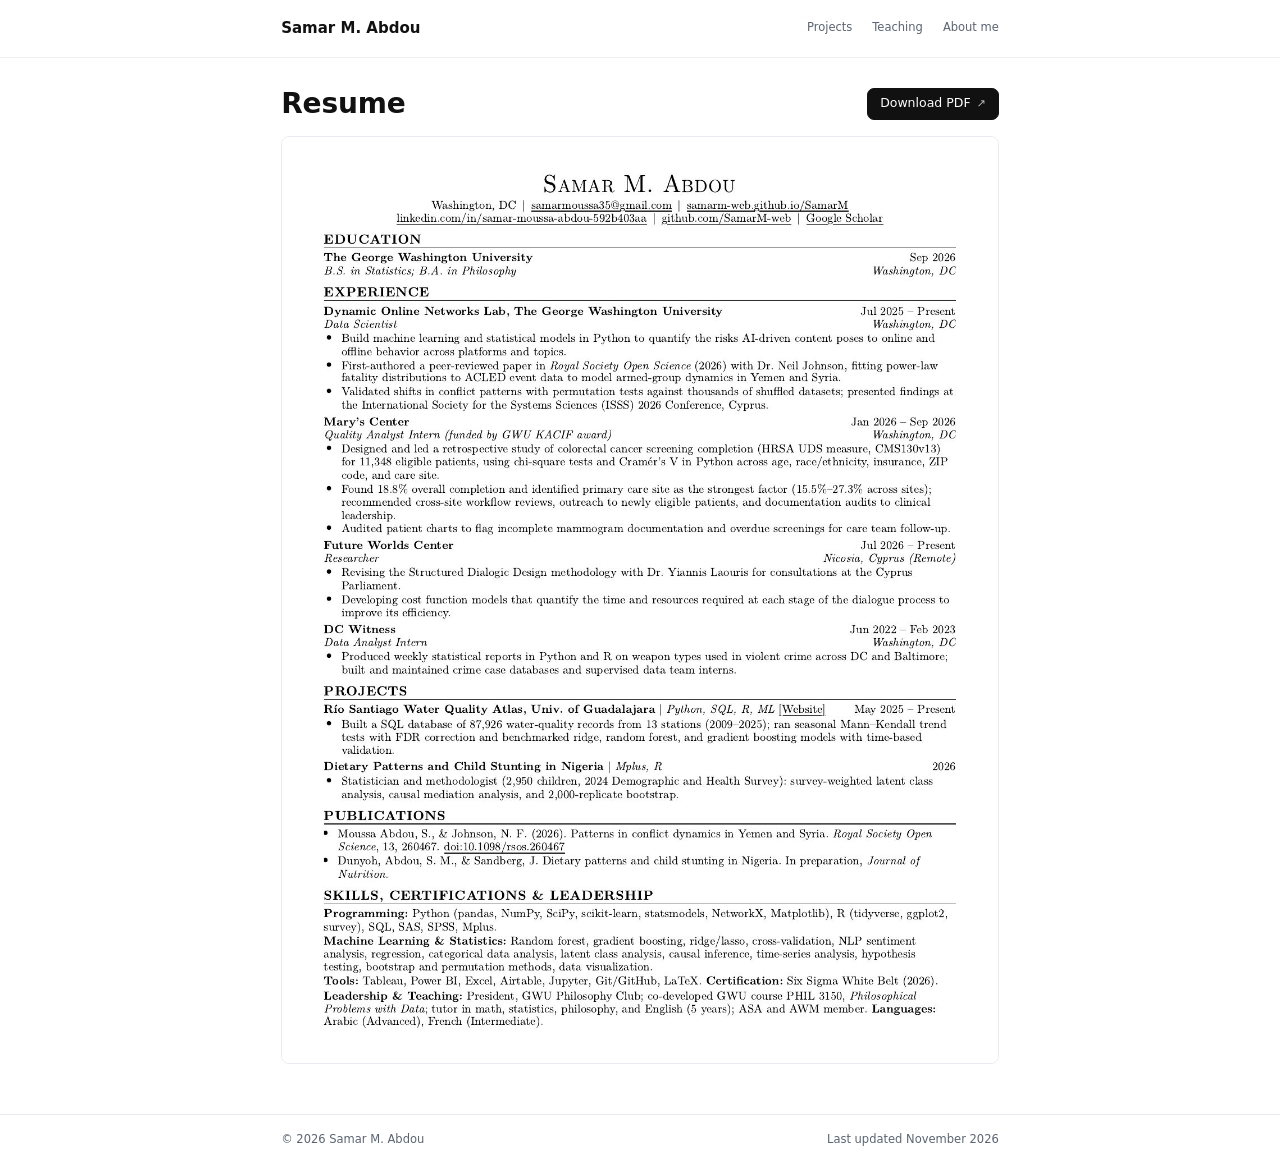
<file: resume.html>
<!DOCTYPE html>
<html lang="en">
<head>
<meta charset="utf-8">
<meta name="viewport" content="width=device-width, initial-scale=1">
<title>Resume | Samar M. Abdou</title>
<meta name="description" content="Resume of Samar M. Abdou, statistician and data scientist.">
<link rel="canonical" href="https://samarm-web.github.io/SamarM/resume.html">
<meta property="og:type" content="website">
<meta property="og:title" content="Resume | Samar M. Abdou">
<meta property="og:description" content="Resume of Samar M. Abdou, statistician and data scientist.">
<meta property="og:url" content="https://samarm-web.github.io/SamarM/resume.html">
<meta name="twitter:card" content="summary">
<link rel="stylesheet" href="style.css">

</head>
<body class="">
<header class="top"><div class="wrap">
<a class="brand" href="index.html">Samar M. Abdou</a>
<nav class="nav" aria-label="Main"><a href="projects.html">Projects</a><a href="teaching.html">Teaching</a><a href="about.html">About me</a></nav>
</div></header>
<main class="wrap">

<section class="sec">
  <div class="sec-head"><h1>Resume</h1><div class="btns" style="margin:0"><a class="btn dark" href="Samar_Abdou_Resume.pdf" target="_blank" rel="noopener">Download PDF <span class="ar" aria-hidden="true">&#8599;</span></a></div></div>
  <div class="resume-sheet"><img src="resume-page-1.jpg" alt="Resume of Samar M. Abdou, page 1" width="1275" height="1650"></div>
</section>

</main>
<footer class="foot"><div class="wrap">
<span>&copy; 2026 Samar M. Abdou</span>
<span>Last updated November 2026</span>
</div></footer>

</body>
</html>
</file>
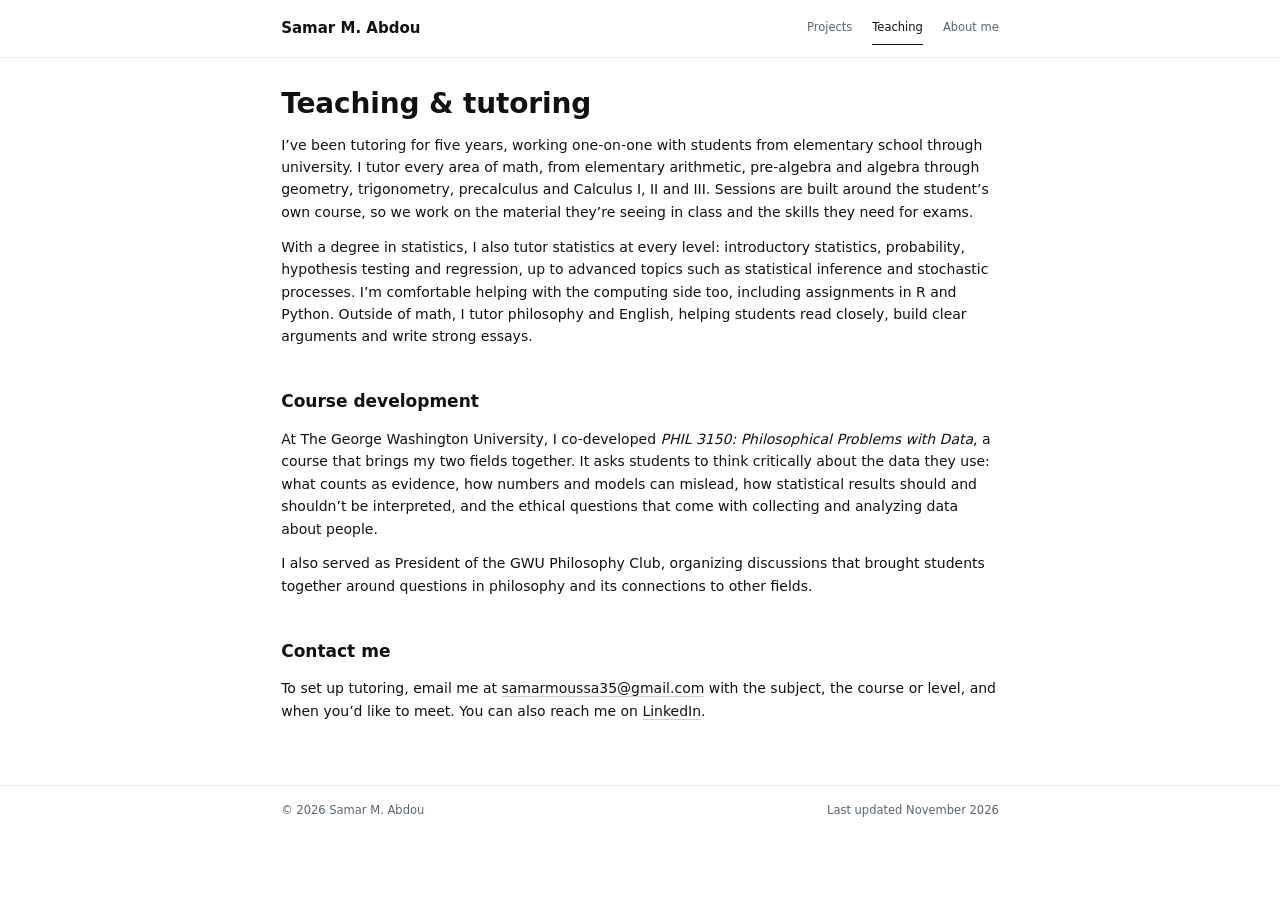
<file: teaching (2).html>
<!DOCTYPE html>
<html lang="en">
<head>
<meta charset="utf-8">
<meta name="viewport" content="width=device-width, initial-scale=1">
<title>Teaching & Tutoring | Samar M. Abdou</title>
<meta name="description" content="Samar M. Abdou tutors all math from elementary through Calculus III, statistics up to stochastic processes, philosophy and English.">
<link rel="canonical" href="https://samarm-web.github.io/SamarM/teaching.html">
<meta property="og:type" content="website">
<meta property="og:title" content="Teaching & Tutoring | Samar M. Abdou">
<meta property="og:description" content="Samar M. Abdou tutors all math from elementary through Calculus III, statistics up to stochastic processes, philosophy and English.">
<meta property="og:url" content="https://samarm-web.github.io/SamarM/teaching.html">
<meta name="twitter:card" content="summary">
<link rel="stylesheet" href="style.css">

</head>
<body class="">
<header class="top"><div class="wrap">
<a class="brand" href="index.html">Samar M. Abdou</a>
<nav class="nav" aria-label="Main"><a href="projects.html">Projects</a><a href="teaching.html" aria-current=page>Teaching</a><a href="about.html">About me</a></nav>
</div></header>
<main class="wrap">

<section class="sec">
  <h1 style="margin-bottom:14px">Teaching &amp; tutoring</h1>
  <p>I&rsquo;ve been tutoring for five years, working one-on-one with students from elementary school through university. I tutor every area of math, from elementary arithmetic, pre-algebra and algebra through geometry, trigonometry, precalculus and Calculus I, II and III. Sessions are built around the student&rsquo;s own course, so we work on the material they&rsquo;re seeing in class and the skills they need for exams.</p>
  <p>With a degree in statistics, I also tutor statistics at every level: introductory statistics, probability, hypothesis testing and regression, up to advanced topics such as statistical inference and stochastic processes. I&rsquo;m comfortable helping with the computing side too, including assignments in R and Python. Outside of math, I tutor philosophy and English, helping students read closely, build clear arguments and write strong essays.</p>
</section>
<section class="sec">
  <h2>Course development</h2>
  <p>At The George Washington University, I co-developed <i>PHIL 3150: Philosophical Problems with Data</i>, a course that brings my two fields together. It asks students to think critically about the data they use: what counts as evidence, how numbers and models can mislead, how statistical results should and shouldn&rsquo;t be interpreted, and the ethical questions that come with collecting and analyzing data about people.</p>
  <p>I also served as President of the GWU Philosophy Club, organizing discussions that brought students together around questions in philosophy and its connections to other fields.</p>
</section>
<section class="sec">
  <h2>Contact me</h2>
  <p>To set up tutoring, email me at <a href="mailto:samarmoussa35@gmail.com">samarmoussa35@gmail.com</a> with the subject, the course or level, and when you&rsquo;d like to meet. You can also reach me on <a href="https://www.linkedin.com/in/samar-m-abdou-592b403aa" target="_blank" rel="noopener">LinkedIn</a>.</p>
</section>

</main>
<footer class="foot"><div class="wrap">
<span>&copy; 2026 Samar M. Abdou</span>
<span>Last updated November 2026</span>
</div></footer>

</body>
</html>
</file>
<file: style.css>
/*
VOICE: calm, professional academic home page; quiet, with a light 1990s department-site touch.
IDEA: a tidy faculty page: thin rules, soft boxes, small type labels.
PICTURE: project images and a swipeable travel strip; the paper and atlas in a soft window.
COLOUR and TYPE: white ground, black text, one small blue accent. Source Serif 4 for reading, IBM Plex Mono for small labels.
LAYOUT: one centered column about 820px; project pages split text and viewer above 900px.
*/
:root{
  color-scheme:light;
  --bg:#ffffff;--ink:#111111;--mute:#5b5b5b;--line:#e3e3e3;--line2:#cfcfcf;--soft:#f7f7f5;
  --acc:#2c5aa0;--acc-soft:#eef3fa;
  --serif:"Segoe UI",system-ui,-apple-system,"Helvetica Neue",Arial,sans-serif;
  --mono:"Segoe UI",system-ui,-apple-system,"Helvetica Neue",Arial,sans-serif;
}
*{box-sizing:border-box;min-width:0}
html{scroll-padding-top:24px}
body{margin:0;background:var(--bg);color:var(--ink);font:16px/1.6 var(--serif);overflow-x:clip;-webkit-font-smoothing:antialiased}
img{max-width:100%;display:block}
a{color:inherit;text-underline-offset:3px;text-decoration-thickness:1px;text-decoration-color:var(--line2)}
a:hover{color:var(--acc);text-decoration-color:currentColor}
:focus-visible{outline:2px solid var(--acc);outline-offset:3px;border-radius:4px}

.wrap{max-width:820px;margin:0 auto;padding:0 max(4vw,18px)}
.wrap.wide{max-width:1140px}

/* Top bar */
.top{border-bottom:1px solid #f0f0f0}
.top .wrap{display:flex;flex-wrap:wrap;align-items:center;justify-content:space-between;gap:6px 22px;padding-block:12px}
.brand{font:600 17px/1.2 var(--serif);text-decoration:none}
.nav{display:flex;flex-wrap:wrap;gap:2px 20px;font:13px/1 var(--mono)}
.nav a{text-decoration:none;padding:10px 0;border-bottom:1.5px solid transparent;color:var(--mute)}
.nav a:hover{color:var(--ink)}
.nav a[aria-current=page]{color:var(--ink);border-bottom-color:var(--ink)}

/* Type */
h1,h2,h3{font-family:var(--serif);font-weight:600;line-height:1.15;margin:0;text-wrap:balance}
h1{font-size:clamp(30px,4.4vw,38px);letter-spacing:-.005em}
h2{font-size:21px}
h3{font-size:17px;line-height:1.3}
p{margin:0 0 .9em}
.lede{font-size:17.5px}
.mute{color:var(--mute)}
.meta{font:12px/1.5 var(--mono);color:var(--mute)}

/* Sections */
.sec{padding:36px 0 4px}
.sec>h2,.sec-head{margin-bottom:16px}
.sec-head{display:flex;flex-wrap:wrap;align-items:end;justify-content:space-between;gap:10px}


/* Hero */
.hero{padding:44px 0 4px;max-width:680px}
.hero .role{font:13px/1.5 var(--mono);color:var(--acc);margin:8px 0 16px}

/* Buttons */
.btns{display:flex;flex-wrap:wrap;gap:8px;margin-top:18px}
.btn{display:inline-flex;align-items:center;gap:6px;min-height:36px;padding:0 13px;font:12.5px/1 var(--mono);color:var(--ink);background:var(--bg);border:1px solid var(--line2);border-radius:6px;text-decoration:none;white-space:nowrap;transition:border-color .15s,color .15s,background .15s}
.btn:hover{border-color:var(--ink);color:var(--ink);background:var(--soft)}
.btn.sm{min-height:32px;padding:0 11px;font-size:12px}
.btn.dark{background:var(--ink);color:#fff;border-color:var(--ink)}
.btn.dark:hover{background:#333;color:#fff}
.btn .ar{font-size:11px;color:var(--mute)}

/* Cards */
.cards{display:grid;grid-template-columns:repeat(2,minmax(0,1fr));gap:16px}
@media(max-width:680px){.cards{grid-template-columns:1fr}}
.card,.pub{border:1px solid var(--line);border-radius:10px;padding:18px;background:var(--bg)}
.card{display:flex;flex-direction:column;gap:8px}
.card p{margin:0;font-size:15px}
.card .btns{margin-top:auto;padding-top:6px}
.card .pimg{margin:-18px -18px 4px;border-radius:10px 10px 0 0;border:0;border-bottom:1px solid var(--line)}
.pub h3{font-style:italic;font-weight:500;font-size:18px}
.pub p{margin:.45em 0 0;font-size:15px}
.pub p.meta{font-size:12px}

/* Tags */
.tags{display:flex;flex-wrap:wrap;gap:5px;margin:0;padding:0;list-style:none}
.tags li{font:11px/1 var(--mono);color:#2f4a75;background:var(--acc-soft);border-radius:4px;padding:5px 7px}

/* Contact list */
.kv{display:grid;grid-template-columns:90px minmax(0,1fr);gap:6px 14px;margin:0;font-size:15.5px}
.kv dt{font:12.5px/1.9 var(--mono);color:var(--mute)}
.kv dd{margin:0;overflow-wrap:anywhere}

/* Project images */
.pimg{aspect-ratio:16/10;border:1px solid var(--line);border-radius:8px;overflow:hidden;background:#fff;display:grid;place-items:center}
.pimg img{width:100%;height:100%;object-fit:contain;padding:8px}
.pimg svg{width:100%;height:100%}

/* Projects list */
.plist{list-style:none;margin:0;padding:0}
.proj{display:grid;grid-template-columns:230px minmax(0,1fr);gap:24px;padding:22px 0;border-bottom:1px solid var(--line)}
.proj:first-child{padding-top:4px}
.proj-head{display:flex;flex-wrap:wrap;align-items:center;justify-content:space-between;gap:8px 14px;margin-bottom:4px}
.proj p{margin:6px 0 10px;font-size:15px}
@media(max-width:620px){.proj{grid-template-columns:1fr;gap:12px}}

/* Project page */
.crumb{font:12.5px/1 var(--mono);padding-top:24px}
.crumb a{text-decoration:none;color:var(--mute)}
.split{display:grid;grid-template-columns:minmax(0,1fr) minmax(0,1.1fr);gap:40px;align-items:start;padding:18px 0 32px}
.split .win{position:sticky;top:18px}
@media(max-width:900px){.split{grid-template-columns:1fr}.split .win{position:static}}
.split h1{font-size:clamp(27px,3.4vw,34px)}
.split h2{font-size:18px;margin:26px 0 8px}
.facts{list-style:none;padding:0;margin:4px 0 1em;display:grid;grid-template-columns:repeat(auto-fit,minmax(130px,1fr));gap:10px}
.facts li{border:1px solid var(--line);border-radius:8px;padding:10px 12px;font-size:13.5px;line-height:1.35;color:var(--mute)}
.facts b{display:block;font:600 20px/1.2 var(--serif);color:var(--ink);margin-bottom:3px;white-space:nowrap}
.split ul.plain{padding-left:18px;margin:0 0 1em;font-size:15.5px}
.split ul.plain li{margin:4px 0}
.details{display:grid;grid-template-columns:7.5em minmax(0,1fr);gap:6px 14px;margin:0;font-size:15px}
.details dt{font:12px/1.9 var(--mono);color:var(--mute)}
.details dd{margin:0}

/* Soft window */
.win{border:1px solid var(--line2);border-radius:10px;overflow:hidden;background:var(--bg)}
.bar{display:flex;align-items:center;gap:10px;padding:9px 12px;border-bottom:1px solid var(--line);background:var(--soft);font:12px/1 var(--mono);color:var(--mute)}
.bar .dots{display:flex;gap:5px}.bar .dots i{width:9px;height:9px;border-radius:50%;background:var(--line2)}
.bar .t{flex:1;overflow:hidden;text-overflow:ellipsis;white-space:nowrap}
.bar .btn{min-height:28px}
.pages{height:min(76vh,860px);overflow:auto;background:var(--soft);padding:12px;display:grid;gap:12px;align-content:start}
.pages img{width:100%;height:auto;border:1px solid var(--line);background:#fff}
.site-frame{display:block;width:100%;height:min(76vh,860px);border:0;background:#fff}

/* Teaching / about */
.subjects{display:grid;grid-template-columns:repeat(auto-fit,minmax(170px,1fr));gap:12px}
.subj{border:1px solid var(--line);border-radius:10px;padding:14px 16px}
.subj h3{margin-bottom:4px}
.subj p{margin:0;font-size:14.5px;color:var(--mute)}
.skills{width:100%;border-collapse:collapse;font-size:15px}
.skills th,.skills td{text-align:left;vertical-align:top;padding:10px 0;border-bottom:1px solid var(--line)}
.skills th{font:12px/1.9 var(--mono);color:var(--mute);font-weight:400;width:10em;padding-right:14px}
@media(max-width:600px){.skills th,.skills td{display:block;width:auto;padding:0}.skills th{padding-top:10px;border:0}.skills td{padding-bottom:10px}}

/* Travel carousel */
.carousel{position:relative}
.strip{display:flex;gap:12px;overflow-x:auto;scroll-snap-type:x mandatory;padding-bottom:10px;scrollbar-width:thin;-webkit-overflow-scrolling:touch}
.strip figure{flex:none;margin:0;scroll-snap-align:start}
.strip img{height:300px;width:auto;max-width:none;border-radius:8px;border:1px solid var(--line);background:var(--soft)}
.strip figcaption{font:12px/1.4 var(--mono);color:var(--mute);margin-top:7px}
@media(max-width:600px){.strip img{height:240px}}
.car-nav{display:flex;align-items:center;justify-content:space-between;gap:10px;margin-top:8px}
.car-nav .btns{margin:0}
.also{font-size:15px;color:var(--mute);margin-top:12px}

/* Footer */
.foot{margin-top:48px;border-top:1px solid var(--line)}
.foot .wrap{display:flex;flex-wrap:wrap;justify-content:space-between;gap:6px 18px;padding-block:16px 24px;font:12px/1.5 var(--mono);color:var(--mute)}

@media(prefers-reduced-motion:reduce){.btn{transition:none}.strip{scroll-behavior:auto}}

/* Original-style home: strictly black and white */
h1,h2,h3{font-weight:600}
.btn{font-size:14px;min-height:38px;padding:0 15px;border-radius:7px}
.btn.sm{font-size:13px;min-height:33px}
.hero{padding:72px 0 8px}
.hero h1{font-size:clamp(32px,5vw,46px);margin-bottom:8px}
.bio{color:var(--mute);font-size:16.5px;max-width:620px}
.card,.pub{border-color:#ececec;border-radius:10px}
.pub h3{font-style:normal;font-weight:600;font-size:17px}
.pub p.links a,.plainc a{color:var(--ink);text-decoration-color:var(--ink)}
.plainc{font-size:16px;line-height:1.9}
.meta{font-size:12.5px}
body.home a:hover{color:var(--ink)}
body.home .btn.dark:hover{background:#333}

/* Smaller type */
body{font-size:15px}
h1{font-size:clamp(26px,3.6vw,32px)}
h2{font-size:18px}
h3{font-size:15.5px}
.hero{padding:60px 0 4px}
.hero h1{font-size:clamp(28px,4vw,38px)}
.bio{font-size:15px}
.lede{font-size:15.5px}
.btn{font-size:13px;min-height:34px;padding:0 13px}
.btn.sm{font-size:12.5px;min-height:30px;padding:0 10px}
.card p,.pub p,.proj p,.details,.split ul.plain,.skills,.kv,.plainc{font-size:14px}
.pub h3{font-size:15.5px}
.meta,.nav{font-size:12px}
.brand{font-size:15.5px}
.tags li{font-size:10.5px;padding:4px 6px}
.split h1{font-size:clamp(24px,3vw,29px)}
.split h2{font-size:16px}
.facts b{font-size:17px}
.facts li{font-size:12.5px}
.subj p{font-size:13.5px}
.foot .wrap{font-size:11.5px}
.sec{padding:30px 0 2px}

/* Round 4: smaller, original home layout */
body{font-size:14px}
.hero{padding:56px 0 0}
.hero h1{font-size:clamp(26px,3.6vw,34px);margin-bottom:6px}
.bio{font-size:14px;max-width:600px}
.btn{font-size:12.5px;min-height:32px;padding:0 12px}
.btn.sm{font-size:12px;min-height:28px;padding:0 10px}
h1{font-size:clamp(24px,3.2vw,28px)}
h2{font-size:17px}
h3{font-size:14.5px}
.card p,.pub p,.proj p,.details,.split ul.plain,.skills,.kv,.plainc,.subj p{font-size:13.5px}
.pub h3{font-size:14.5px}
.meta,.nav{font-size:11.5px}
.brand{font-size:15px}
.lede{font-size:14.5px}
.cards.stack1{grid-template-columns:1fr;max-width:560px;gap:14px}
.card{padding:16px}
body.home .sec{padding:56px 0 0}
.proj{grid-template-columns:200px minmax(0,1fr);gap:22px;padding:24px 0}
.proj p{margin:8px 0}
.proj .tags{margin-top:12px}
.strip img{height:190px}
@media(max-width:600px){.strip img{height:170px}}
.split h1{font-size:clamp(22px,2.8vw,26px)}
.also{font-size:13.5px}
.proj-head{flex-wrap:nowrap;align-items:flex-start}
.proj-head h3{flex:1}
.proj-head .btn{flex:none}

/* Round 5 */
body.home .sec>h2,body.home .sec-head h2{font-size:20px;font-weight:700}
body.home .cards.stack1{max-width:500px;gap:12px}
body.home .card{padding:12px 15px;gap:5px;border-radius:8px}
body.home .card h3{font-size:13.5px}
body.home .card p{font-size:12.5px;line-height:1.5}
body.home .card .meta{font-size:11px}
body.home .card .btns{padding-top:4px;margin-top:4px}
body.home .pub{padding:12px 15px;border-radius:8px}
body.home .pub h3{font-size:13.5px}
body.home .pub p{font-size:12.5px}
.btn.dark .ar{color:#bbb}
.resume-sheet{border:1px solid var(--line);border-radius:8px;overflow:hidden;max-width:820px}
.resume-sheet img{width:100%;height:auto}

/* Round 6 */
body.home .sec>h2,body.home .sec-head h2{font-size:17.5px;font-weight:700}
.btn.sm.dark{min-height:24px;padding:0 9px;font-size:11.5px;border-radius:5px}
body.home .sec-head .btn.sm.dark{min-height:28px;padding:0 11px;font-size:12px}

/* Match original site tokens */
:root{--mute:#5b6470;--line:#e9edf3}
.card,.pub{border-color:#e9edf3;border-radius:14px}
body.home .card,body.home .pub{border-radius:14px}
</file>
